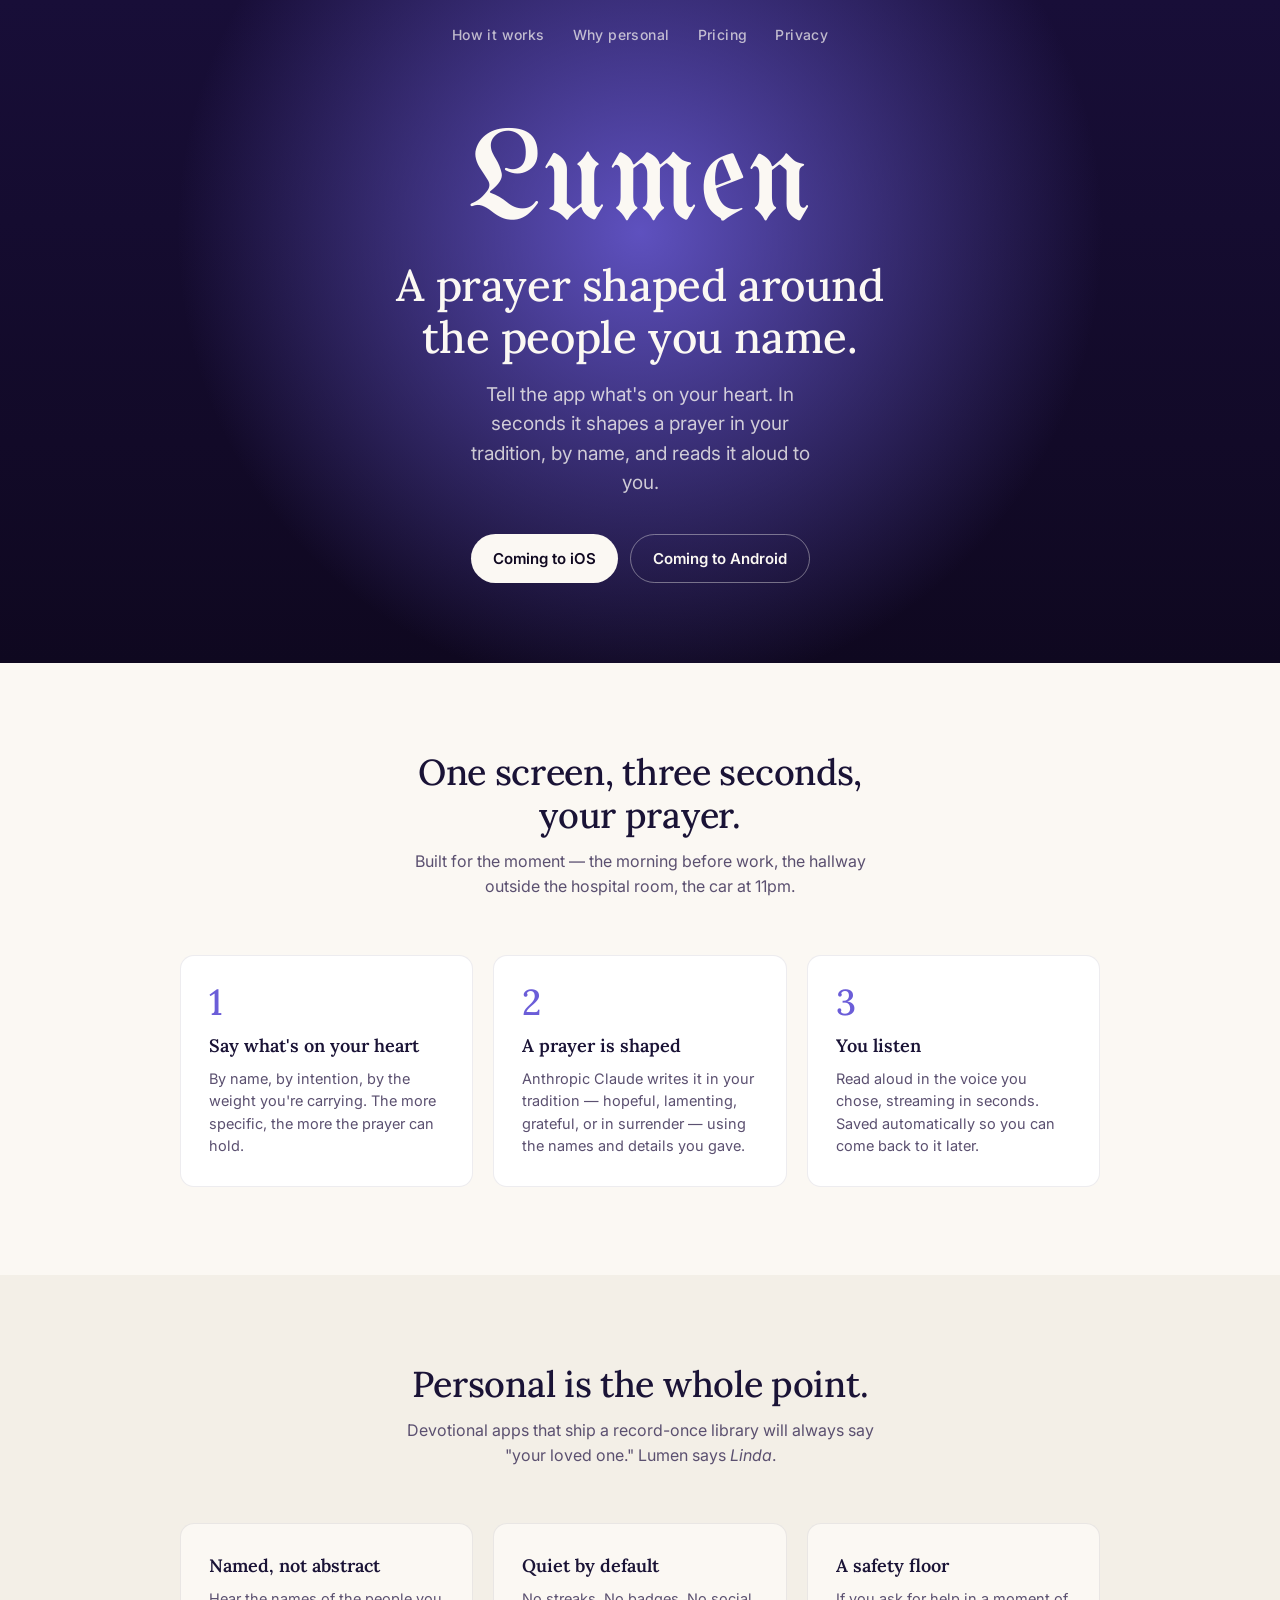
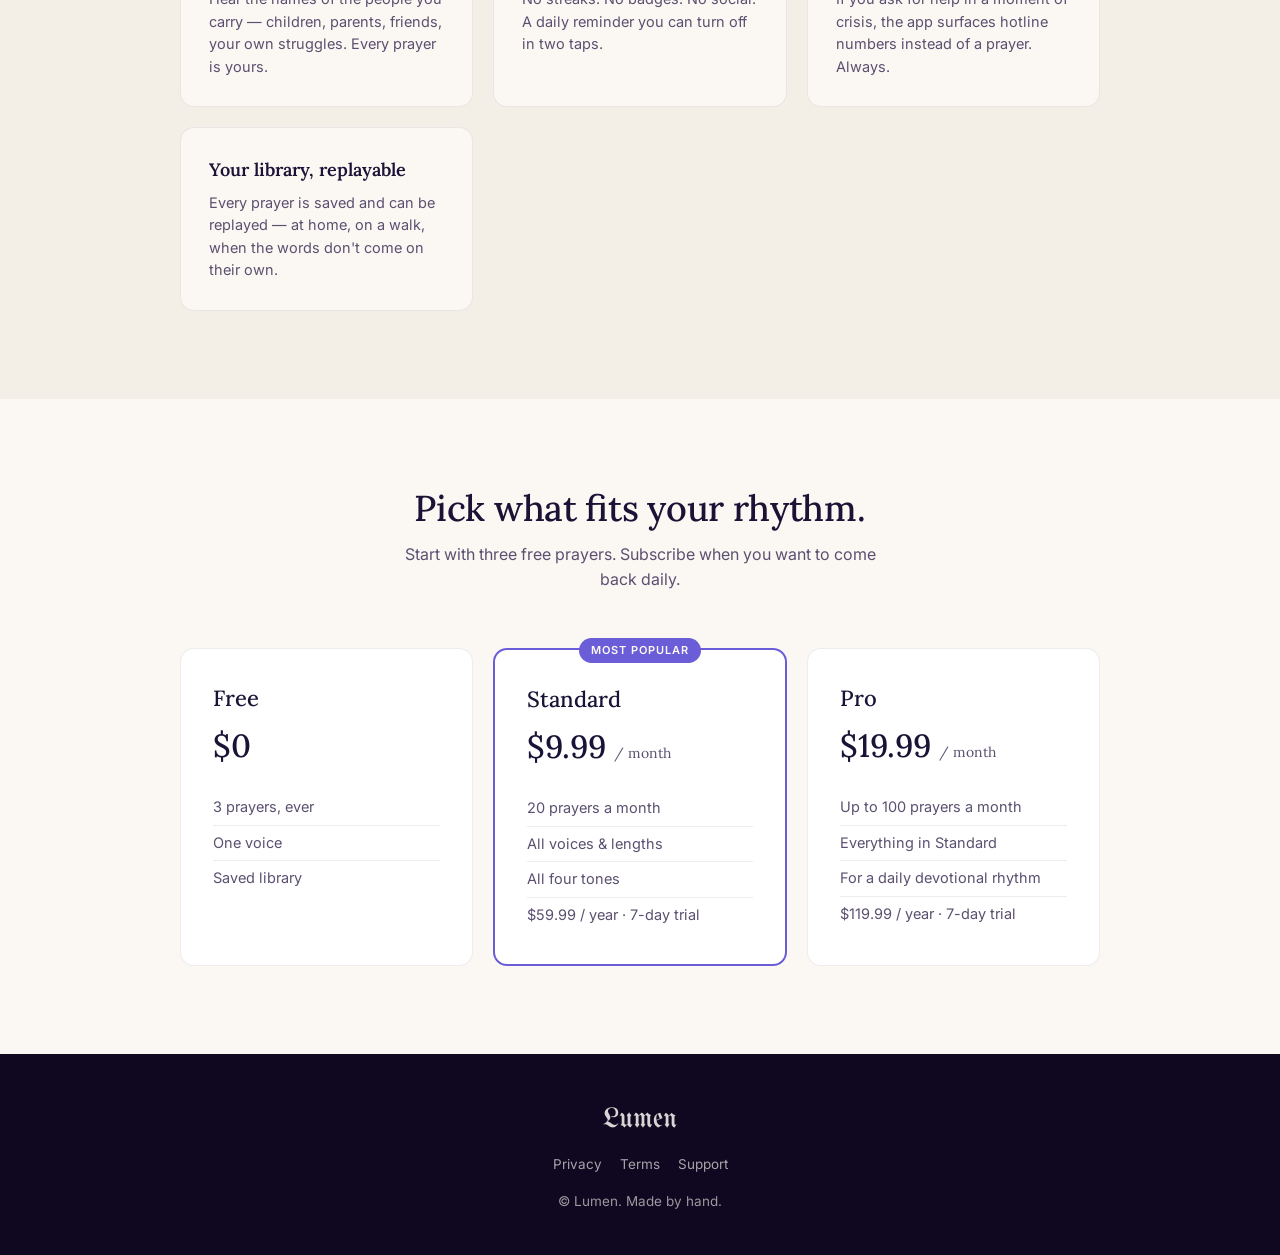
<file: index.html>
<!doctype html>
<html lang="en">
<head>
<meta charset="utf-8">
<meta name="viewport" content="width=device-width, initial-scale=1">
<title>Lumen — a personalised AI prayer companion</title>
<meta name="description" content="A Catholic devotional companion that shapes a prayer around the people and intentions you name — by voice, in seconds.">
<meta name="theme-color" content="#0F0820">
<link rel="icon" href="assets/favicon.svg" type="image/svg+xml">
<link rel="stylesheet" href="https://fonts.googleapis.com/css2?family=Inter:wght@400;500;600&family=Lora:ital,wght@0,400;0,500;0,600;1,400&family=UnifrakturMaguntia&display=swap">
<link rel="stylesheet" href="assets/style.css">

<meta property="og:title" content="Lumen — a personalised AI prayer companion">
<meta property="og:description" content="Prayers shaped around the people and intentions you name. Listen in seconds.">
<meta property="og:image" content="assets/og.png">
<meta property="og:type" content="website">

<meta name="twitter:card" content="summary_large_image">
<meta name="twitter:title" content="Lumen — a personalised AI prayer companion">
<meta name="twitter:description" content="Prayers shaped around the people and intentions you name. Listen in seconds.">
<meta name="twitter:image" content="assets/og.png">
</head>
<body>

<header class="hero">
  <nav>
    <a href="#how">How it works</a>
    <a href="#why">Why personal</a>
    <a href="#pricing">Pricing</a>
    <a href="privacy.html">Privacy</a>
  </nav>

  <div class="wordmark">Lumen</div>
  <h1>A prayer shaped around the people you name.</h1>
  <p class="lead">Tell the app what's on your heart. In seconds it shapes a prayer in your tradition, by name, and reads it aloud to you.</p>
  <div class="cta-row">
    <a href="#" class="cta">Coming to iOS</a>
    <a href="#" class="cta outline">Coming to Android</a>
  </div>
</header>

<main>

<section id="how">
  <h2>One screen, three seconds, your prayer.</h2>
  <p class="sub">Built for the moment — the morning before work, the hallway outside the hospital room, the car at 11pm.</p>
  <div class="steps">
    <article class="step">
      <div class="num">1</div>
      <h3>Say what's on your heart</h3>
      <p>By name, by intention, by the weight you're carrying. The more specific, the more the prayer can hold.</p>
    </article>
    <article class="step">
      <div class="num">2</div>
      <h3>A prayer is shaped</h3>
      <p>Anthropic Claude writes it in your tradition — hopeful, lamenting, grateful, or in surrender — using the names and details you gave.</p>
    </article>
    <article class="step">
      <div class="num">3</div>
      <h3>You listen</h3>
      <p>Read aloud in the voice you chose, streaming in seconds. Saved automatically so you can come back to it later.</p>
    </article>
  </div>
</section>

<section id="why" class="why">
  <h2>Personal is the whole point.</h2>
  <p class="sub">Devotional apps that ship a record-once library will always say "your loved one." Lumen says <em>Linda</em>.</p>
  <div class="why-grid">
    <article class="why-card">
      <h3>Named, not abstract</h3>
      <p>Hear the names of the people you carry — children, parents, friends, your own struggles. Every prayer is yours.</p>
    </article>
    <article class="why-card">
      <h3>Quiet by default</h3>
      <p>No streaks. No badges. No social. A daily reminder you can turn off in two taps.</p>
    </article>
    <article class="why-card">
      <h3>A safety floor</h3>
      <p>If you ask for help in a moment of crisis, the app surfaces hotline numbers instead of a prayer. Always.</p>
    </article>
    <article class="why-card">
      <h3>Your library, replayable</h3>
      <p>Every prayer is saved and can be replayed — at home, on a walk, when the words don't come on their own.</p>
    </article>
  </div>
</section>

<section id="pricing">
  <h2>Pick what fits your rhythm.</h2>
  <p class="sub">Start with three free prayers. Subscribe when you want to come back daily.</p>
  <div class="pricing-grid">
    <article class="tier">
      <h3>Free</h3>
      <div class="price">$0</div>
      <ul>
        <li>3 prayers, ever</li>
        <li>One voice</li>
        <li>Saved library</li>
      </ul>
    </article>
    <article class="tier featured">
      <h3>Standard</h3>
      <div class="price">$9.99 <small>/ month</small></div>
      <ul>
        <li>20 prayers a month</li>
        <li>All voices &amp; lengths</li>
        <li>All four tones</li>
        <li>$59.99 / year &middot; 7-day trial</li>
      </ul>
    </article>
    <article class="tier">
      <h3>Pro</h3>
      <div class="price">$19.99 <small>/ month</small></div>
      <ul>
        <li>Up to 100 prayers a month</li>
        <li>Everything in Standard</li>
        <li>For a daily devotional rhythm</li>
        <li>$119.99 / year &middot; 7-day trial</li>
      </ul>
    </article>
  </div>
</section>

</main>

<footer>
  <span class="word-mini">Lumen</span>
  <nav>
    <a href="privacy.html">Privacy</a>
    <a href="terms.html">Terms</a>
    <a href="support.html">Support</a>
  </nav>
  <div>© Lumen. Made by hand.</div>
</footer>

</body>
</html>
</file>
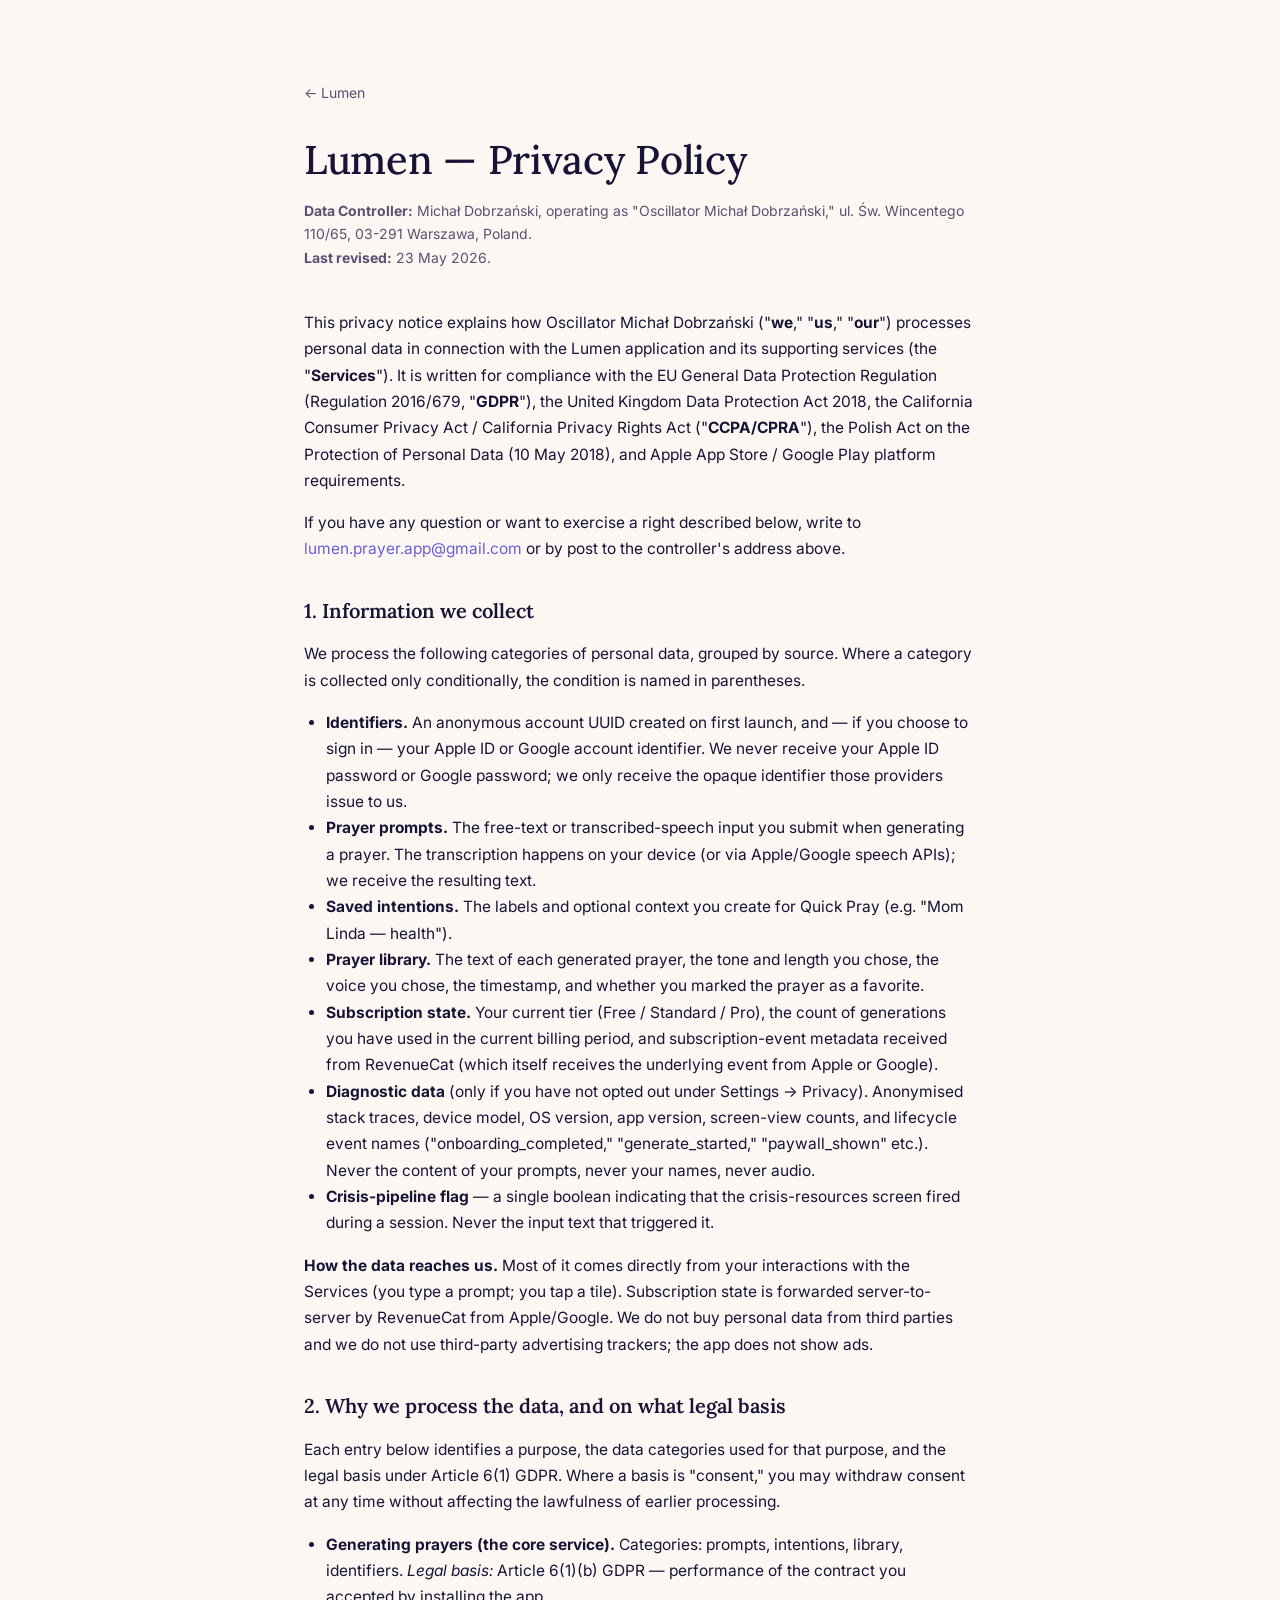
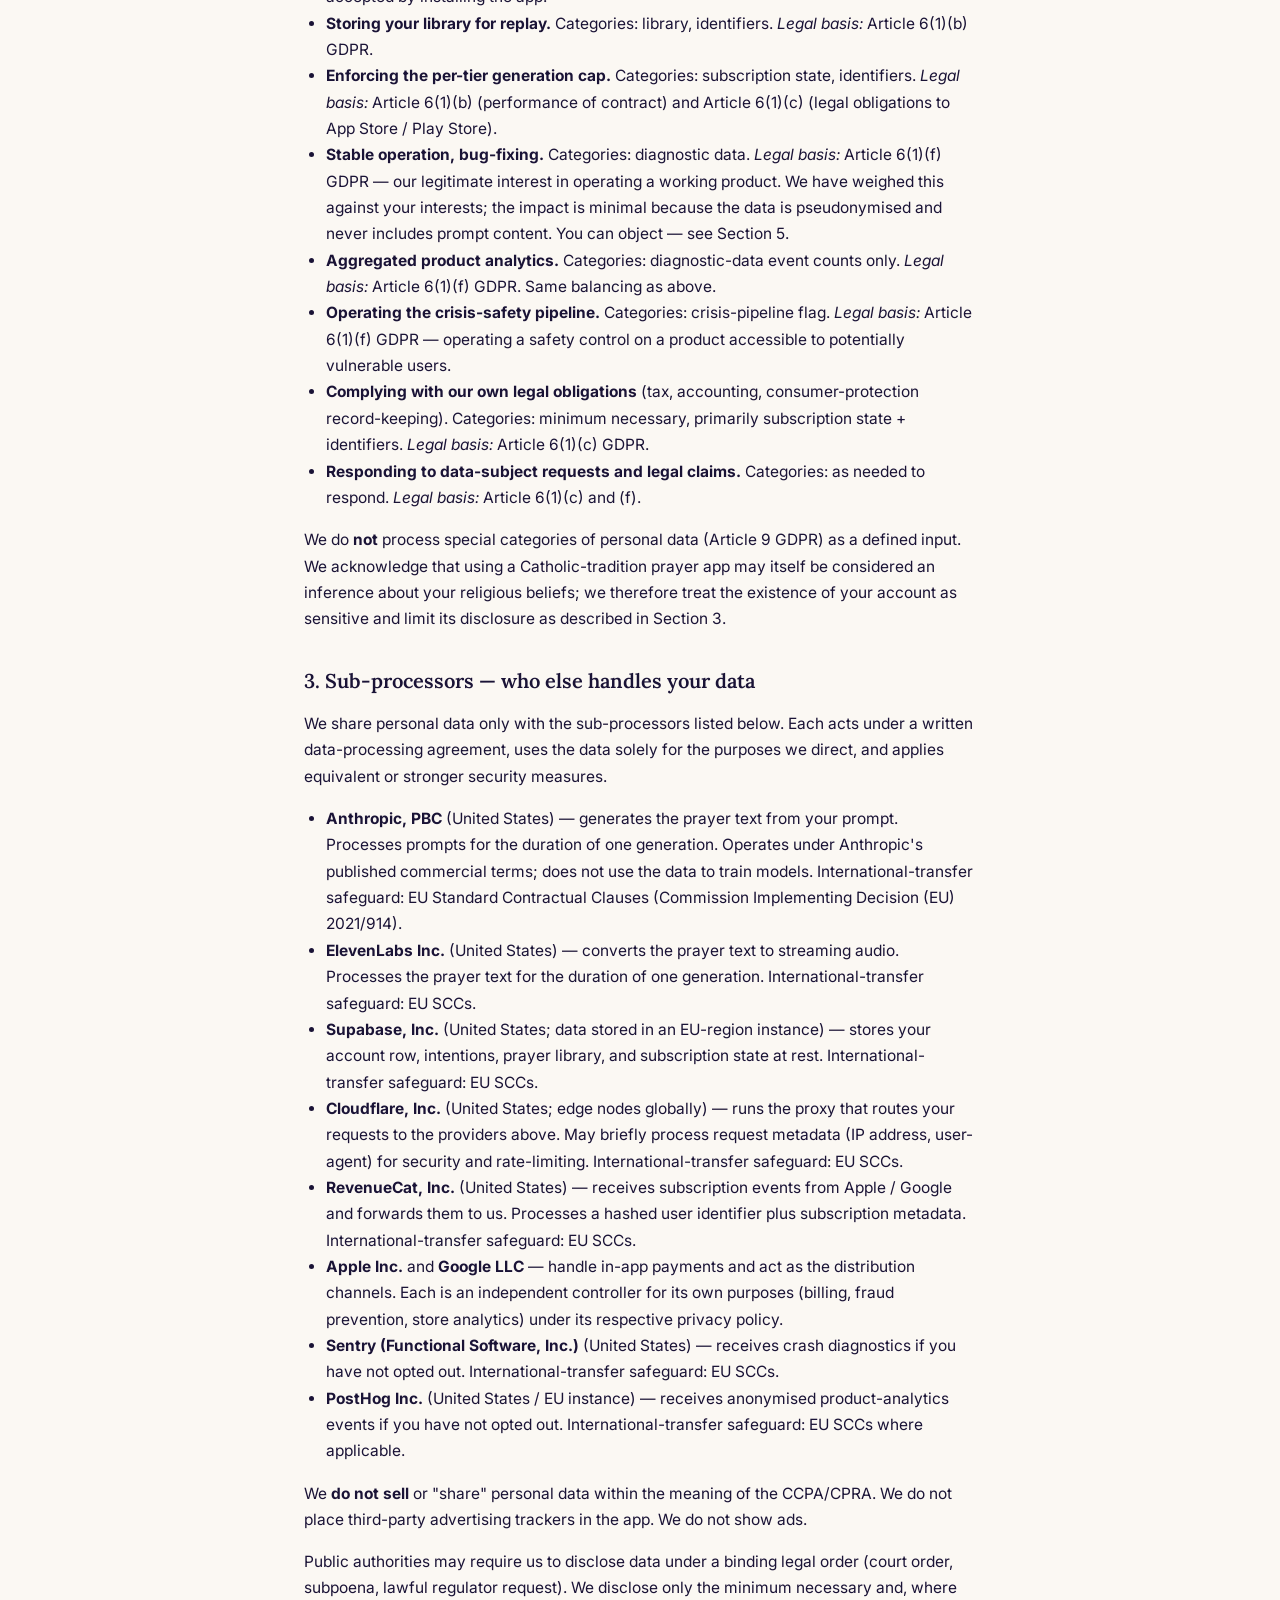
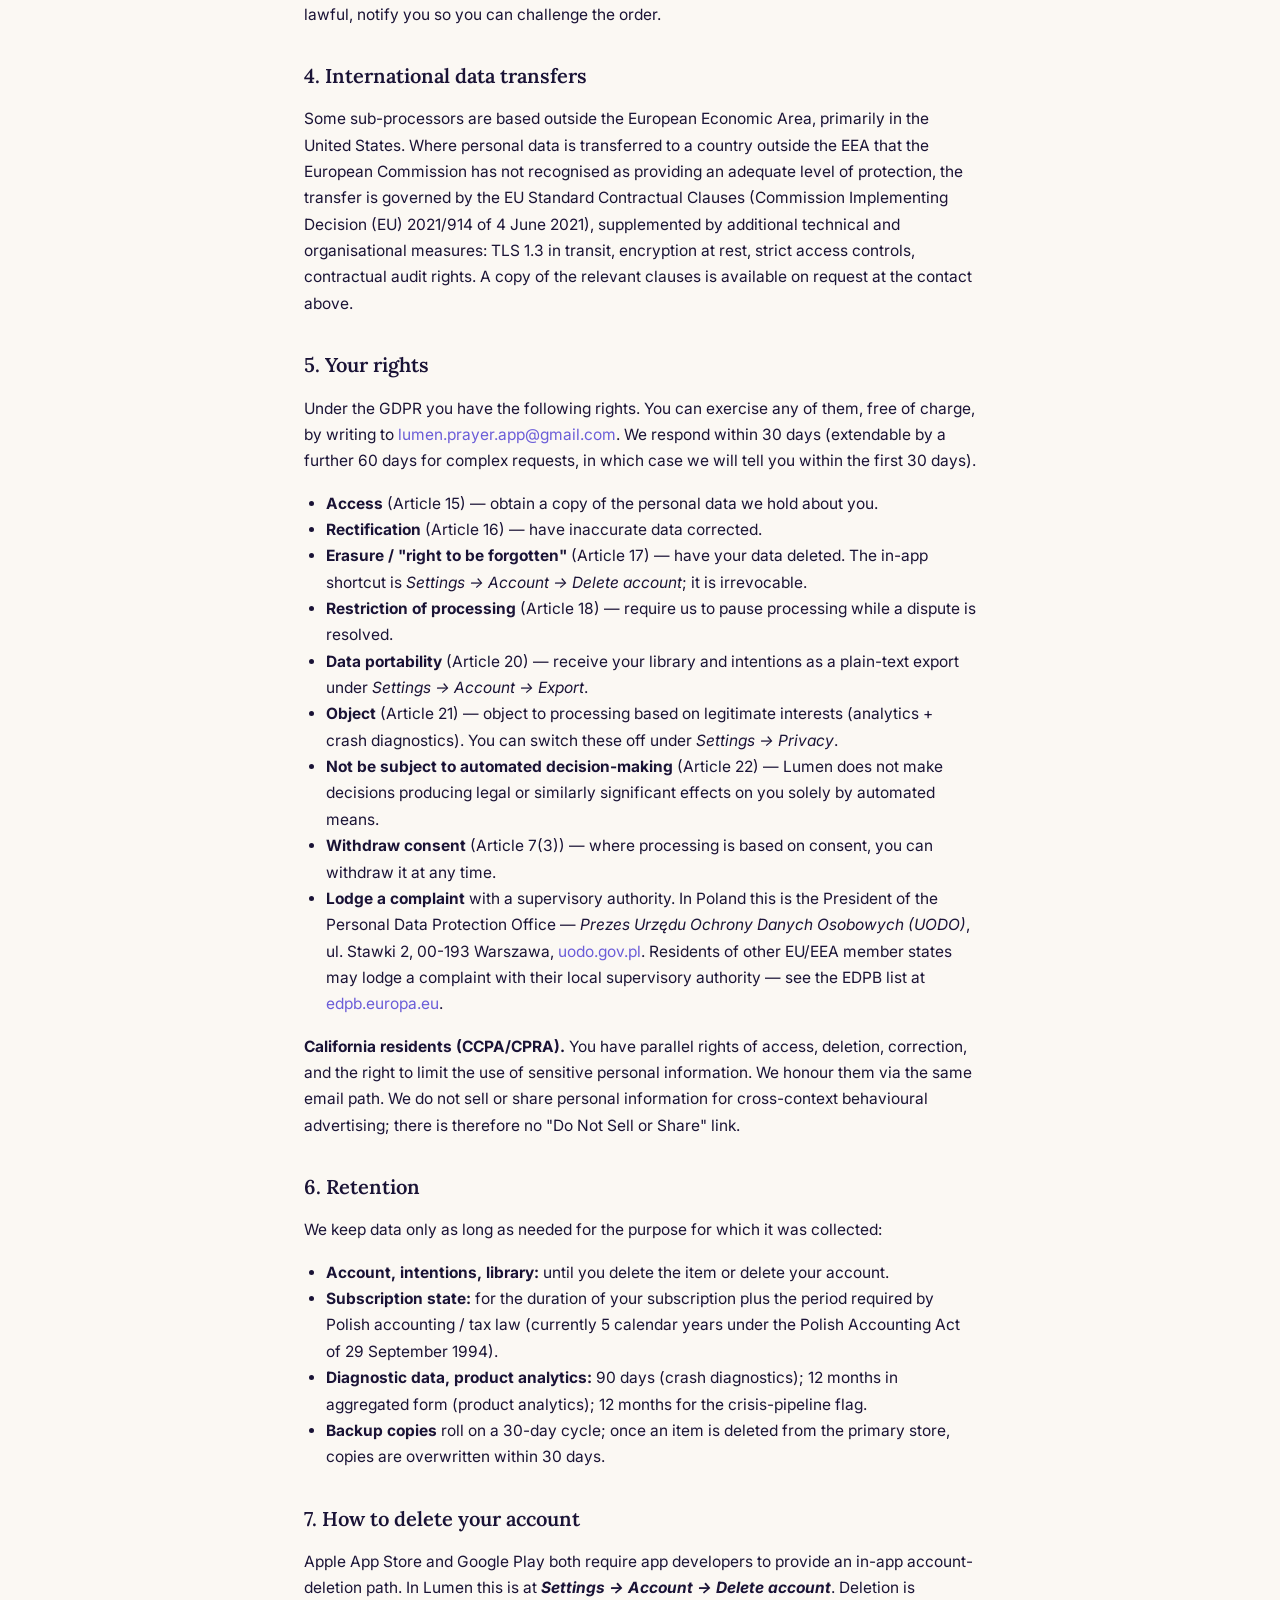
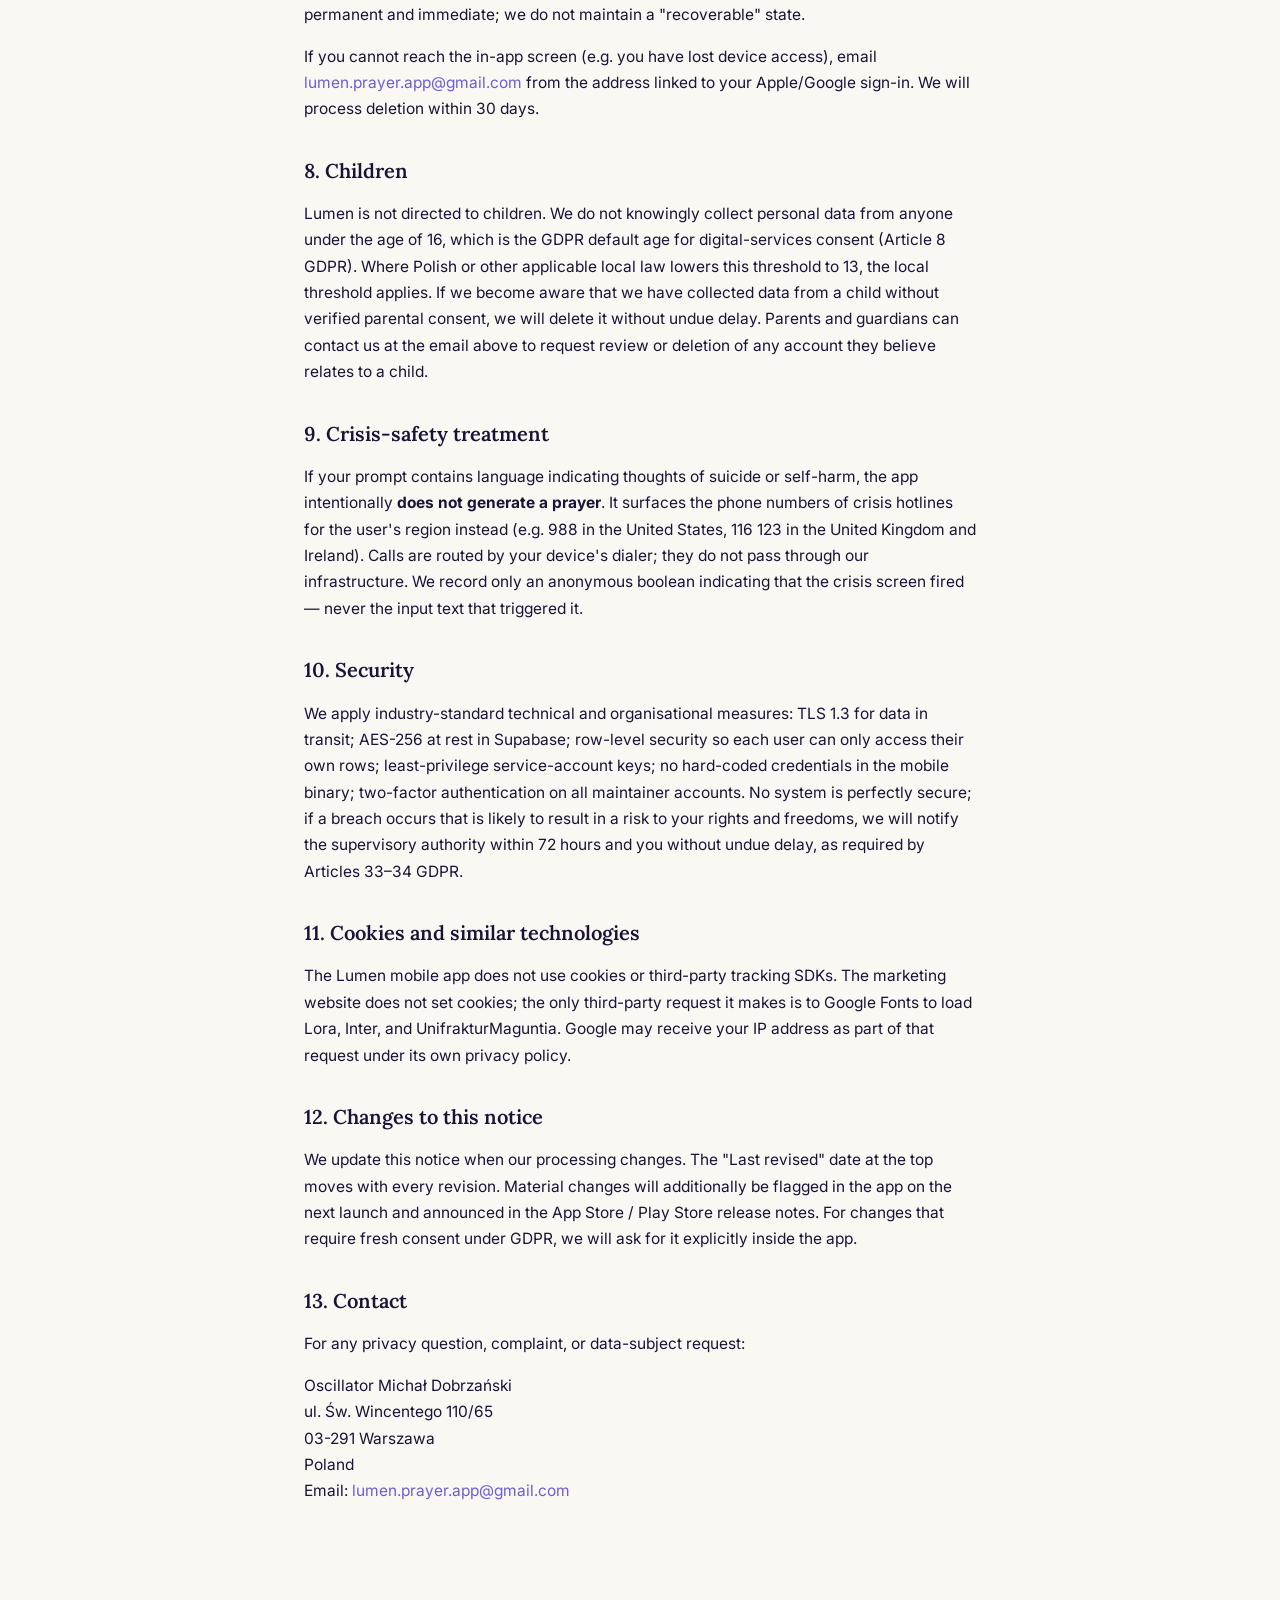
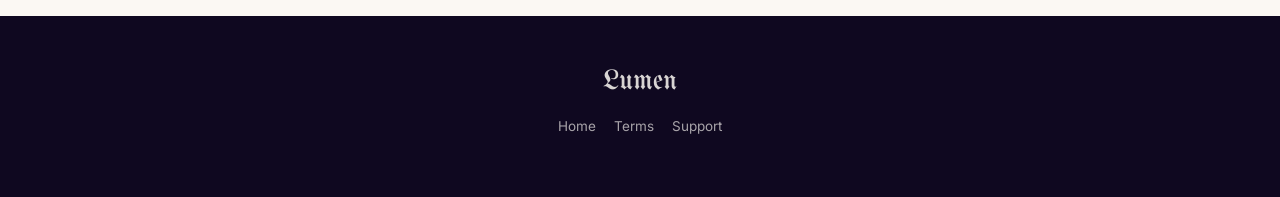
<file: privacy.html>
<!doctype html>
<html lang="en">
<head>
<meta charset="utf-8">
<meta name="viewport" content="width=device-width, initial-scale=1">
<title>Privacy Policy — Lumen</title>
<meta name="description" content="Lumen privacy notice — controller, processors, legal bases, your rights, account deletion, crisis-safety treatment.">
<meta name="theme-color" content="#0F0820">
<link rel="icon" href="assets/favicon.svg" type="image/svg+xml">
<link rel="stylesheet" href="https://fonts.googleapis.com/css2?family=Inter:wght@400;500;600&family=Lora:wght@400;500;600&family=UnifrakturMaguntia&display=swap">
<link rel="stylesheet" href="assets/style.css">
</head>
<body>

<article class="longform">
  <a href="./" class="back">← Lumen</a>
  <h1>Lumen — Privacy Policy</h1>
  <p class="updated"><strong>Data Controller:</strong> Michał Dobrzański, operating as "Oscillator Michał Dobrzański," ul. Św. Wincentego 110/65, 03-291 Warszawa, Poland.<br>
  <strong>Last revised:</strong> 23 May 2026.</p>

  <p>This privacy notice explains how Oscillator Michał Dobrzański ("<strong>we</strong>," "<strong>us</strong>," "<strong>our</strong>") processes personal data in connection with the Lumen application and its supporting services (the "<strong>Services</strong>"). It is written for compliance with the EU General Data Protection Regulation (Regulation 2016/679, "<strong>GDPR</strong>"), the United Kingdom Data Protection Act 2018, the California Consumer Privacy Act / California Privacy Rights Act ("<strong>CCPA/CPRA</strong>"), the Polish Act on the Protection of Personal Data (10 May 2018), and Apple App Store / Google Play platform requirements.</p>

  <p>If you have any question or want to exercise a right described below, write to <a href="mailto:lumen.prayer.app@gmail.com">lumen.prayer.app@gmail.com</a> or by post to the controller's address above.</p>

  <h2>1. Information we collect</h2>
  <p>We process the following categories of personal data, grouped by source. Where a category is collected only conditionally, the condition is named in parentheses.</p>
  <ul>
    <li><strong>Identifiers.</strong> An anonymous account UUID created on first launch, and — if you choose to sign in — your Apple ID or Google account identifier. We never receive your Apple ID password or Google password; we only receive the opaque identifier those providers issue to us.</li>
    <li><strong>Prayer prompts.</strong> The free-text or transcribed-speech input you submit when generating a prayer. The transcription happens on your device (or via Apple/Google speech APIs); we receive the resulting text.</li>
    <li><strong>Saved intentions.</strong> The labels and optional context you create for Quick Pray (e.g. "Mom Linda — health").</li>
    <li><strong>Prayer library.</strong> The text of each generated prayer, the tone and length you chose, the voice you chose, the timestamp, and whether you marked the prayer as a favorite.</li>
    <li><strong>Subscription state.</strong> Your current tier (Free / Standard / Pro), the count of generations you have used in the current billing period, and subscription-event metadata received from RevenueCat (which itself receives the underlying event from Apple or Google).</li>
    <li><strong>Diagnostic data</strong> (only if you have not opted out under Settings → Privacy). Anonymised stack traces, device model, OS version, app version, screen-view counts, and lifecycle event names ("onboarding_completed," "generate_started," "paywall_shown" etc.). Never the content of your prompts, never your names, never audio.</li>
    <li><strong>Crisis-pipeline flag</strong> — a single boolean indicating that the crisis-resources screen fired during a session. Never the input text that triggered it.</li>
  </ul>

  <p><strong>How the data reaches us.</strong> Most of it comes directly from your interactions with the Services (you type a prompt; you tap a tile). Subscription state is forwarded server-to-server by RevenueCat from Apple/Google. We do not buy personal data from third parties and we do not use third-party advertising trackers; the app does not show ads.</p>

  <h2>2. Why we process the data, and on what legal basis</h2>
  <p>Each entry below identifies a purpose, the data categories used for that purpose, and the legal basis under Article 6(1) GDPR. Where a basis is "consent," you may withdraw consent at any time without affecting the lawfulness of earlier processing.</p>
  <ul>
    <li><strong>Generating prayers (the core service).</strong> Categories: prompts, intentions, library, identifiers. <em>Legal basis:</em> Article 6(1)(b) GDPR — performance of the contract you accepted by installing the app.</li>
    <li><strong>Storing your library for replay.</strong> Categories: library, identifiers. <em>Legal basis:</em> Article 6(1)(b) GDPR.</li>
    <li><strong>Enforcing the per-tier generation cap.</strong> Categories: subscription state, identifiers. <em>Legal basis:</em> Article 6(1)(b) (performance of contract) and Article 6(1)(c) (legal obligations to App Store / Play Store).</li>
    <li><strong>Stable operation, bug-fixing.</strong> Categories: diagnostic data. <em>Legal basis:</em> Article 6(1)(f) GDPR — our legitimate interest in operating a working product. We have weighed this against your interests; the impact is minimal because the data is pseudonymised and never includes prompt content. You can object — see Section 5.</li>
    <li><strong>Aggregated product analytics.</strong> Categories: diagnostic-data event counts only. <em>Legal basis:</em> Article 6(1)(f) GDPR. Same balancing as above.</li>
    <li><strong>Operating the crisis-safety pipeline.</strong> Categories: crisis-pipeline flag. <em>Legal basis:</em> Article 6(1)(f) GDPR — operating a safety control on a product accessible to potentially vulnerable users.</li>
    <li><strong>Complying with our own legal obligations</strong> (tax, accounting, consumer-protection record-keeping). Categories: minimum necessary, primarily subscription state + identifiers. <em>Legal basis:</em> Article 6(1)(c) GDPR.</li>
    <li><strong>Responding to data-subject requests and legal claims.</strong> Categories: as needed to respond. <em>Legal basis:</em> Article 6(1)(c) and (f).</li>
  </ul>

  <p>We do <strong>not</strong> process special categories of personal data (Article 9 GDPR) as a defined input. We acknowledge that using a Catholic-tradition prayer app may itself be considered an inference about your religious beliefs; we therefore treat the existence of your account as sensitive and limit its disclosure as described in Section 3.</p>

  <h2>3. Sub-processors — who else handles your data</h2>
  <p>We share personal data only with the sub-processors listed below. Each acts under a written data-processing agreement, uses the data solely for the purposes we direct, and applies equivalent or stronger security measures.</p>
  <ul>
    <li><strong>Anthropic, PBC</strong> (United States) — generates the prayer text from your prompt. Processes prompts for the duration of one generation. Operates under Anthropic's published commercial terms; does not use the data to train models. International-transfer safeguard: EU Standard Contractual Clauses (Commission Implementing Decision (EU) 2021/914).</li>
    <li><strong>ElevenLabs Inc.</strong> (United States) — converts the prayer text to streaming audio. Processes the prayer text for the duration of one generation. International-transfer safeguard: EU SCCs.</li>
    <li><strong>Supabase, Inc.</strong> (United States; data stored in an EU-region instance) — stores your account row, intentions, prayer library, and subscription state at rest. International-transfer safeguard: EU SCCs.</li>
    <li><strong>Cloudflare, Inc.</strong> (United States; edge nodes globally) — runs the proxy that routes your requests to the providers above. May briefly process request metadata (IP address, user-agent) for security and rate-limiting. International-transfer safeguard: EU SCCs.</li>
    <li><strong>RevenueCat, Inc.</strong> (United States) — receives subscription events from Apple / Google and forwards them to us. Processes a hashed user identifier plus subscription metadata. International-transfer safeguard: EU SCCs.</li>
    <li><strong>Apple Inc.</strong> and <strong>Google LLC</strong> — handle in-app payments and act as the distribution channels. Each is an independent controller for its own purposes (billing, fraud prevention, store analytics) under its respective privacy policy.</li>
    <li><strong>Sentry (Functional Software, Inc.)</strong> (United States) — receives crash diagnostics if you have not opted out. International-transfer safeguard: EU SCCs.</li>
    <li><strong>PostHog Inc.</strong> (United States / EU instance) — receives anonymised product-analytics events if you have not opted out. International-transfer safeguard: EU SCCs where applicable.</li>
  </ul>

  <p>We <strong>do not sell</strong> or "share" personal data within the meaning of the CCPA/CPRA. We do not place third-party advertising trackers in the app. We do not show ads.</p>

  <p>Public authorities may require us to disclose data under a binding legal order (court order, subpoena, lawful regulator request). We disclose only the minimum necessary and, where lawful, notify you so you can challenge the order.</p>

  <h2>4. International data transfers</h2>
  <p>Some sub-processors are based outside the European Economic Area, primarily in the United States. Where personal data is transferred to a country outside the EEA that the European Commission has not recognised as providing an adequate level of protection, the transfer is governed by the EU Standard Contractual Clauses (Commission Implementing Decision (EU) 2021/914 of 4 June 2021), supplemented by additional technical and organisational measures: TLS 1.3 in transit, encryption at rest, strict access controls, contractual audit rights. A copy of the relevant clauses is available on request at the contact above.</p>

  <h2>5. Your rights</h2>
  <p>Under the GDPR you have the following rights. You can exercise any of them, free of charge, by writing to <a href="mailto:lumen.prayer.app@gmail.com">lumen.prayer.app@gmail.com</a>. We respond within 30 days (extendable by a further 60 days for complex requests, in which case we will tell you within the first 30 days).</p>
  <ul>
    <li><strong>Access</strong> (Article 15) — obtain a copy of the personal data we hold about you.</li>
    <li><strong>Rectification</strong> (Article 16) — have inaccurate data corrected.</li>
    <li><strong>Erasure / "right to be forgotten"</strong> (Article 17) — have your data deleted. The in-app shortcut is <em>Settings → Account → Delete account</em>; it is irrevocable.</li>
    <li><strong>Restriction of processing</strong> (Article 18) — require us to pause processing while a dispute is resolved.</li>
    <li><strong>Data portability</strong> (Article 20) — receive your library and intentions as a plain-text export under <em>Settings → Account → Export</em>.</li>
    <li><strong>Object</strong> (Article 21) — object to processing based on legitimate interests (analytics + crash diagnostics). You can switch these off under <em>Settings → Privacy</em>.</li>
    <li><strong>Not be subject to automated decision-making</strong> (Article 22) — Lumen does not make decisions producing legal or similarly significant effects on you solely by automated means.</li>
    <li><strong>Withdraw consent</strong> (Article 7(3)) — where processing is based on consent, you can withdraw it at any time.</li>
    <li><strong>Lodge a complaint</strong> with a supervisory authority. In Poland this is the President of the Personal Data Protection Office — <em>Prezes Urzędu Ochrony Danych Osobowych (UODO)</em>, ul. Stawki 2, 00-193 Warszawa, <a href="https://uodo.gov.pl" target="_blank" rel="noopener">uodo.gov.pl</a>. Residents of other EU/EEA member states may lodge a complaint with their local supervisory authority — see the EDPB list at <a href="https://edpb.europa.eu/about-edpb/about-edpb/members_en" target="_blank" rel="noopener">edpb.europa.eu</a>.</li>
  </ul>

  <p><strong>California residents (CCPA/CPRA).</strong> You have parallel rights of access, deletion, correction, and the right to limit the use of sensitive personal information. We honour them via the same email path. We do not sell or share personal information for cross-context behavioural advertising; there is therefore no "Do Not Sell or Share" link.</p>

  <h2>6. Retention</h2>
  <p>We keep data only as long as needed for the purpose for which it was collected:</p>
  <ul>
    <li><strong>Account, intentions, library:</strong> until you delete the item or delete your account.</li>
    <li><strong>Subscription state:</strong> for the duration of your subscription plus the period required by Polish accounting / tax law (currently 5 calendar years under the Polish Accounting Act of 29 September 1994).</li>
    <li><strong>Diagnostic data, product analytics:</strong> 90 days (crash diagnostics); 12 months in aggregated form (product analytics); 12 months for the crisis-pipeline flag.</li>
    <li><strong>Backup copies</strong> roll on a 30-day cycle; once an item is deleted from the primary store, copies are overwritten within 30 days.</li>
  </ul>

  <h2>7. How to delete your account</h2>
  <p>Apple App Store and Google Play both require app developers to provide an in-app account-deletion path. In Lumen this is at <strong><em>Settings → Account → Delete account</em></strong>. Deletion is permanent and immediate; we do not maintain a "recoverable" state.</p>

  <p>If you cannot reach the in-app screen (e.g. you have lost device access), email <a href="mailto:lumen.prayer.app@gmail.com">lumen.prayer.app@gmail.com</a> from the address linked to your Apple/Google sign-in. We will process deletion within 30 days.</p>

  <h2>8. Children</h2>
  <p>Lumen is not directed to children. We do not knowingly collect personal data from anyone under the age of 16, which is the GDPR default age for digital-services consent (Article 8 GDPR). Where Polish or other applicable local law lowers this threshold to 13, the local threshold applies. If we become aware that we have collected data from a child without verified parental consent, we will delete it without undue delay. Parents and guardians can contact us at the email above to request review or deletion of any account they believe relates to a child.</p>

  <h2>9. Crisis-safety treatment</h2>
  <p>If your prompt contains language indicating thoughts of suicide or self-harm, the app intentionally <strong>does not generate a prayer</strong>. It surfaces the phone numbers of crisis hotlines for the user's region instead (e.g. 988 in the United States, 116 123 in the United Kingdom and Ireland). Calls are routed by your device's dialer; they do not pass through our infrastructure. We record only an anonymous boolean indicating that the crisis screen fired — never the input text that triggered it.</p>

  <h2>10. Security</h2>
  <p>We apply industry-standard technical and organisational measures: TLS 1.3 for data in transit; AES-256 at rest in Supabase; row-level security so each user can only access their own rows; least-privilege service-account keys; no hard-coded credentials in the mobile binary; two-factor authentication on all maintainer accounts. No system is perfectly secure; if a breach occurs that is likely to result in a risk to your rights and freedoms, we will notify the supervisory authority within 72 hours and you without undue delay, as required by Articles 33–34 GDPR.</p>

  <h2>11. Cookies and similar technologies</h2>
  <p>The Lumen mobile app does not use cookies or third-party tracking SDKs. The marketing website does not set cookies; the only third-party request it makes is to Google Fonts to load Lora, Inter, and UnifrakturMaguntia. Google may receive your IP address as part of that request under its own privacy policy.</p>

  <h2>12. Changes to this notice</h2>
  <p>We update this notice when our processing changes. The "Last revised" date at the top moves with every revision. Material changes will additionally be flagged in the app on the next launch and announced in the App Store / Play Store release notes. For changes that require fresh consent under GDPR, we will ask for it explicitly inside the app.</p>

  <h2>13. Contact</h2>
  <p>For any privacy question, complaint, or data-subject request:</p>
  <p>Oscillator Michał Dobrzański<br>
  ul. Św. Wincentego 110/65<br>
  03-291 Warszawa<br>
  Poland<br>
  Email: <a href="mailto:lumen.prayer.app@gmail.com">lumen.prayer.app@gmail.com</a></p>
</article>

<footer>
  <span class="word-mini">Lumen</span>
  <nav>
    <a href="./">Home</a>
    <a href="terms.html">Terms</a>
    <a href="support.html">Support</a>
  </nav>
</footer>

</body>
</html>
</file>
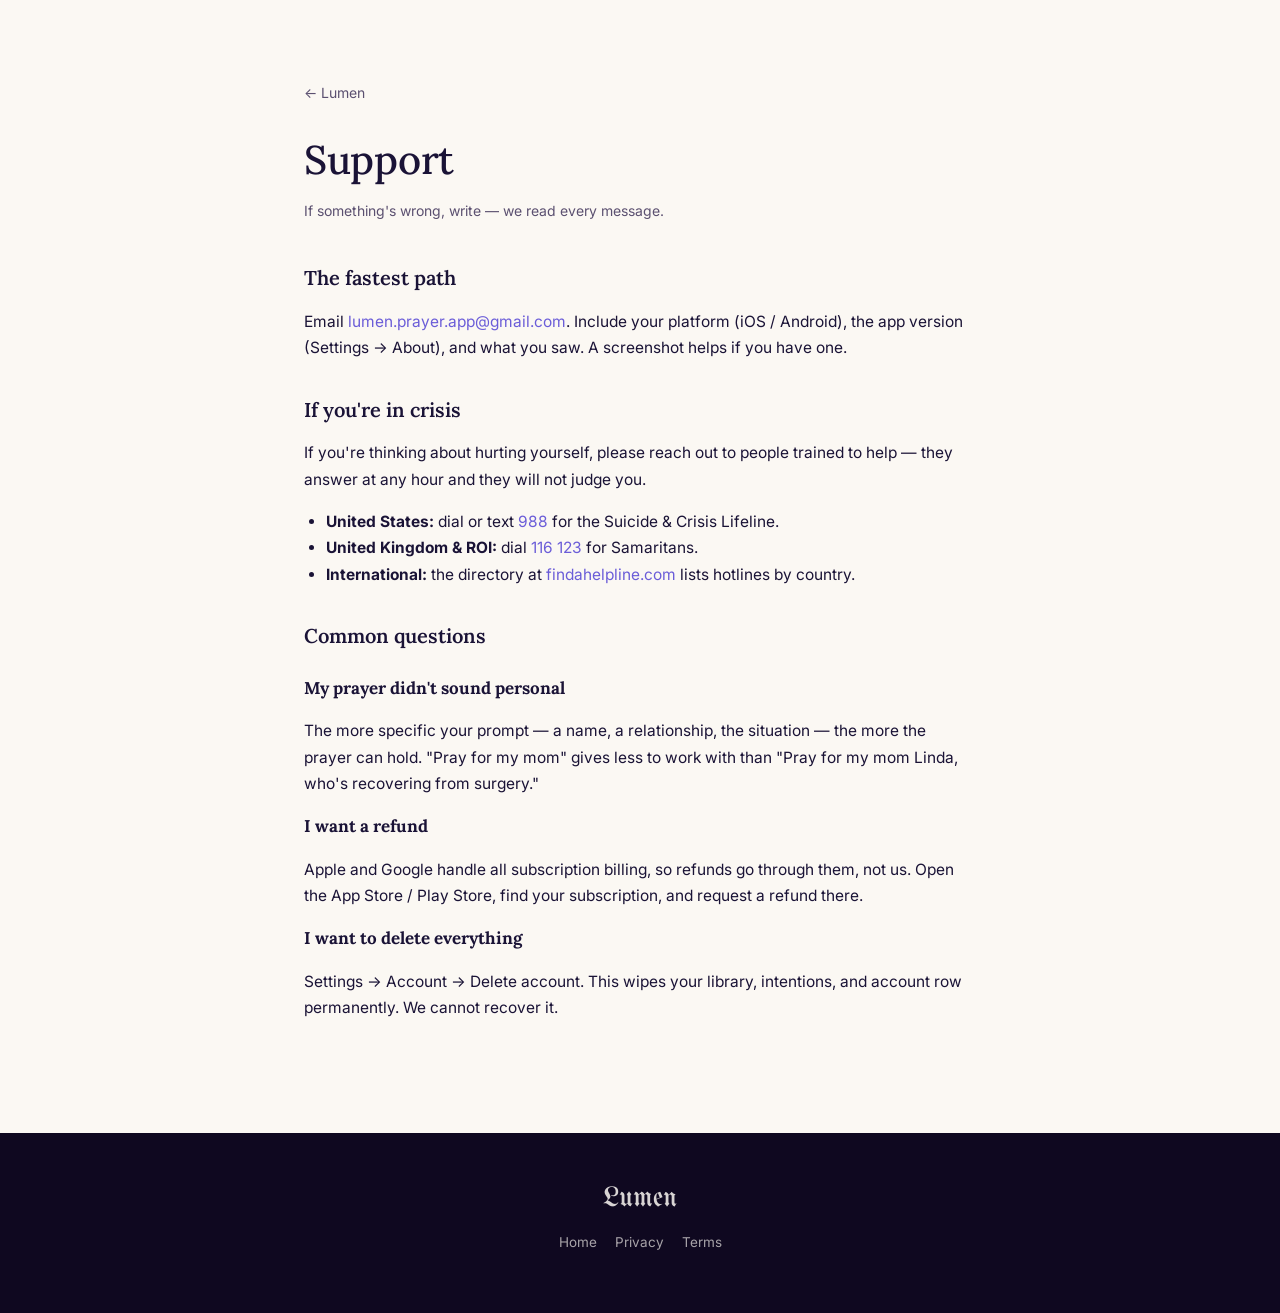
<file: support.html>
<!doctype html>
<html lang="en">
<head>
<meta charset="utf-8">
<meta name="viewport" content="width=device-width, initial-scale=1">
<title>Support — Lumen</title>
<meta name="description" content="How to get help with Lumen.">
<meta name="theme-color" content="#0F0820">
<link rel="icon" href="assets/favicon.svg" type="image/svg+xml">
<link rel="stylesheet" href="https://fonts.googleapis.com/css2?family=Inter:wght@400;500;600&family=Lora:wght@400;500;600&family=UnifrakturMaguntia&display=swap">
<link rel="stylesheet" href="assets/style.css">
</head>
<body>

<article class="longform">
  <a href="./" class="back">← Lumen</a>
  <h1>Support</h1>
  <p class="updated">If something's wrong, write — we read every message.</p>

  <h2>The fastest path</h2>
  <p>Email <a href="mailto:lumen.prayer.app@gmail.com">lumen.prayer.app@gmail.com</a>. Include your platform (iOS / Android), the app version (Settings → About), and what you saw. A screenshot helps if you have one.</p>

  <h2>If you're in crisis</h2>
  <p>If you're thinking about hurting yourself, please reach out to people trained to help — they answer at any hour and they will not judge you.</p>
  <ul>
    <li><strong>United States:</strong> dial or text <a href="tel:988">988</a> for the Suicide &amp; Crisis Lifeline.</li>
    <li><strong>United Kingdom &amp; ROI:</strong> dial <a href="tel:116123">116 123</a> for Samaritans.</li>
    <li><strong>International:</strong> the directory at <a href="https://findahelpline.com/" target="_blank" rel="noopener">findahelpline.com</a> lists hotlines by country.</li>
  </ul>

  <h2>Common questions</h2>
  <h3 style="font-family: var(--font-display); font-size: 17px; margin-top: 24px;">My prayer didn't sound personal</h3>
  <p>The more specific your prompt — a name, a relationship, the situation — the more the prayer can hold. "Pray for my mom" gives less to work with than "Pray for my mom Linda, who's recovering from surgery."</p>

  <h3 style="font-family: var(--font-display); font-size: 17px; margin-top: 16px;">I want a refund</h3>
  <p>Apple and Google handle all subscription billing, so refunds go through them, not us. Open the App Store / Play Store, find your subscription, and request a refund there.</p>

  <h3 style="font-family: var(--font-display); font-size: 17px; margin-top: 16px;">I want to delete everything</h3>
  <p>Settings → Account → Delete account. This wipes your library, intentions, and account row permanently. We cannot recover it.</p>
</article>

<footer>
  <span class="word-mini">Lumen</span>
  <nav>
    <a href="./">Home</a>
    <a href="privacy.html">Privacy</a>
    <a href="terms.html">Terms</a>
  </nav>
</footer>

</body>
</html>
</file>
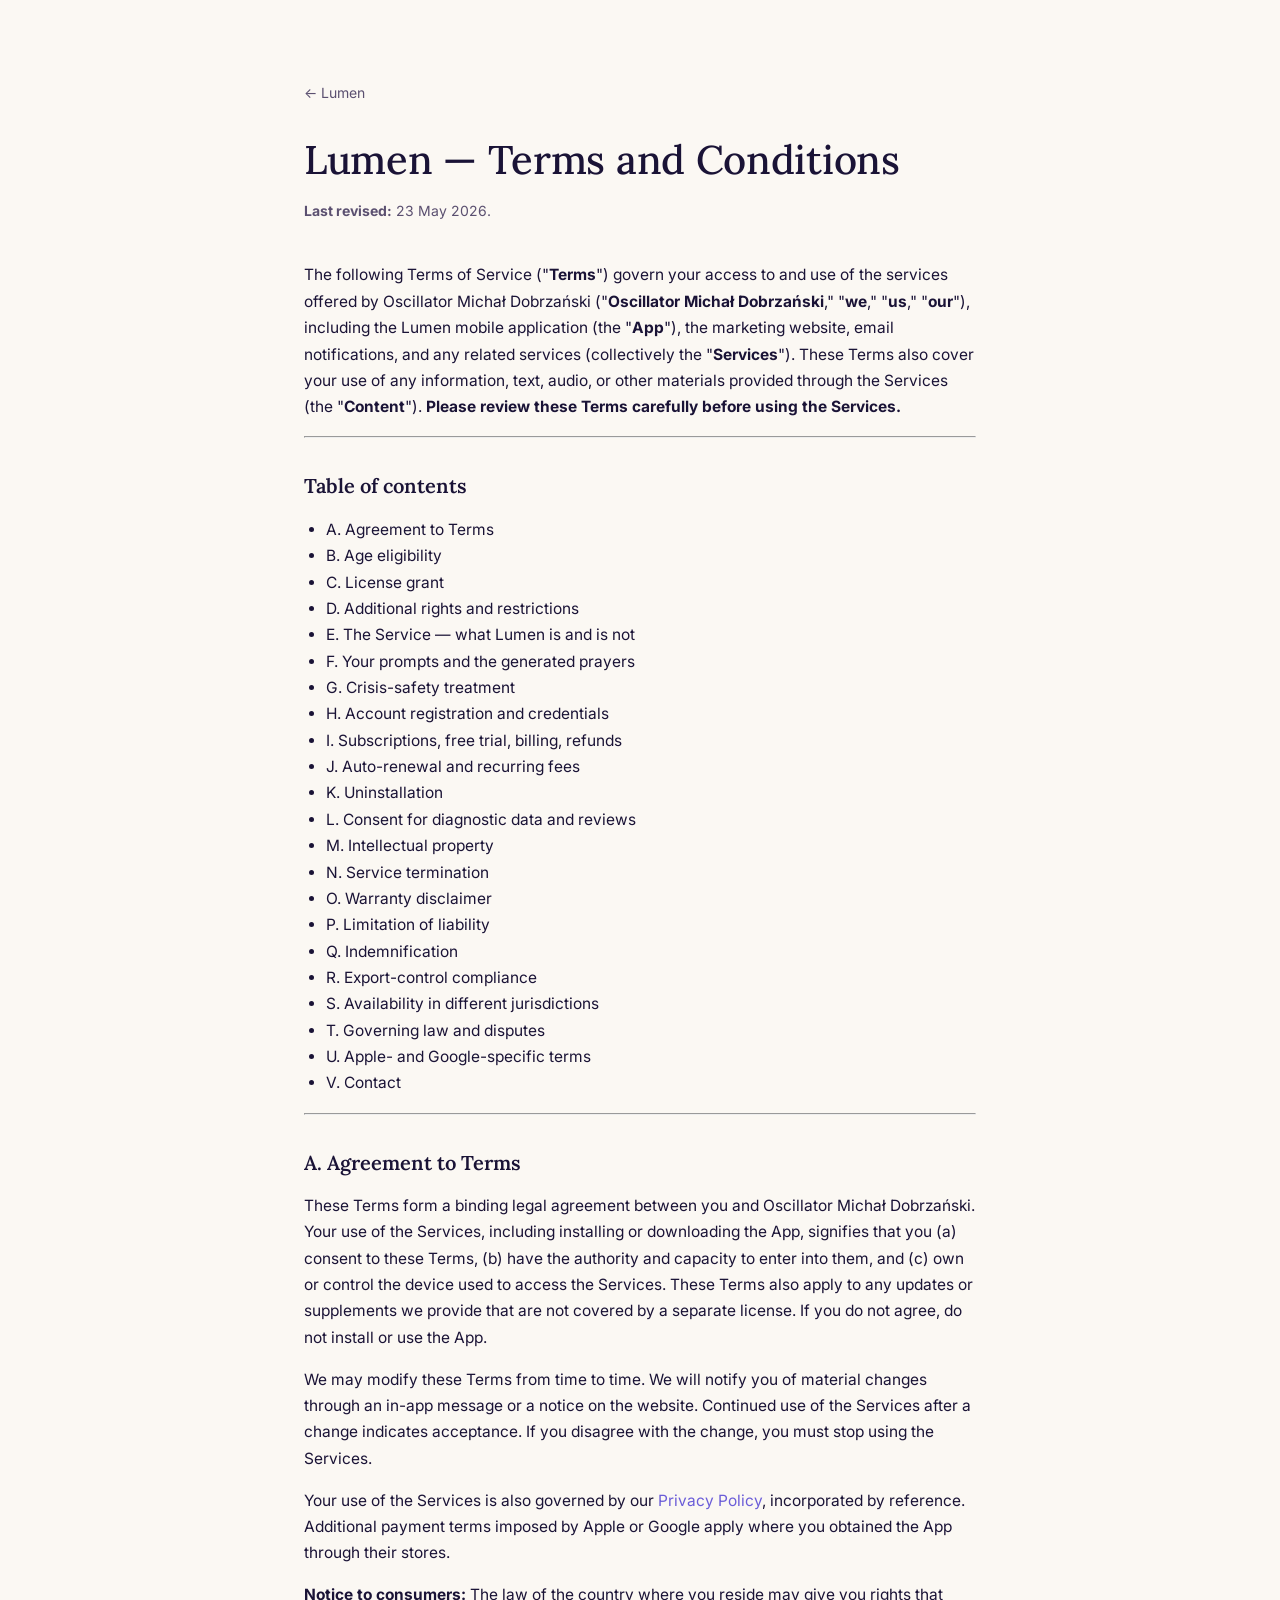
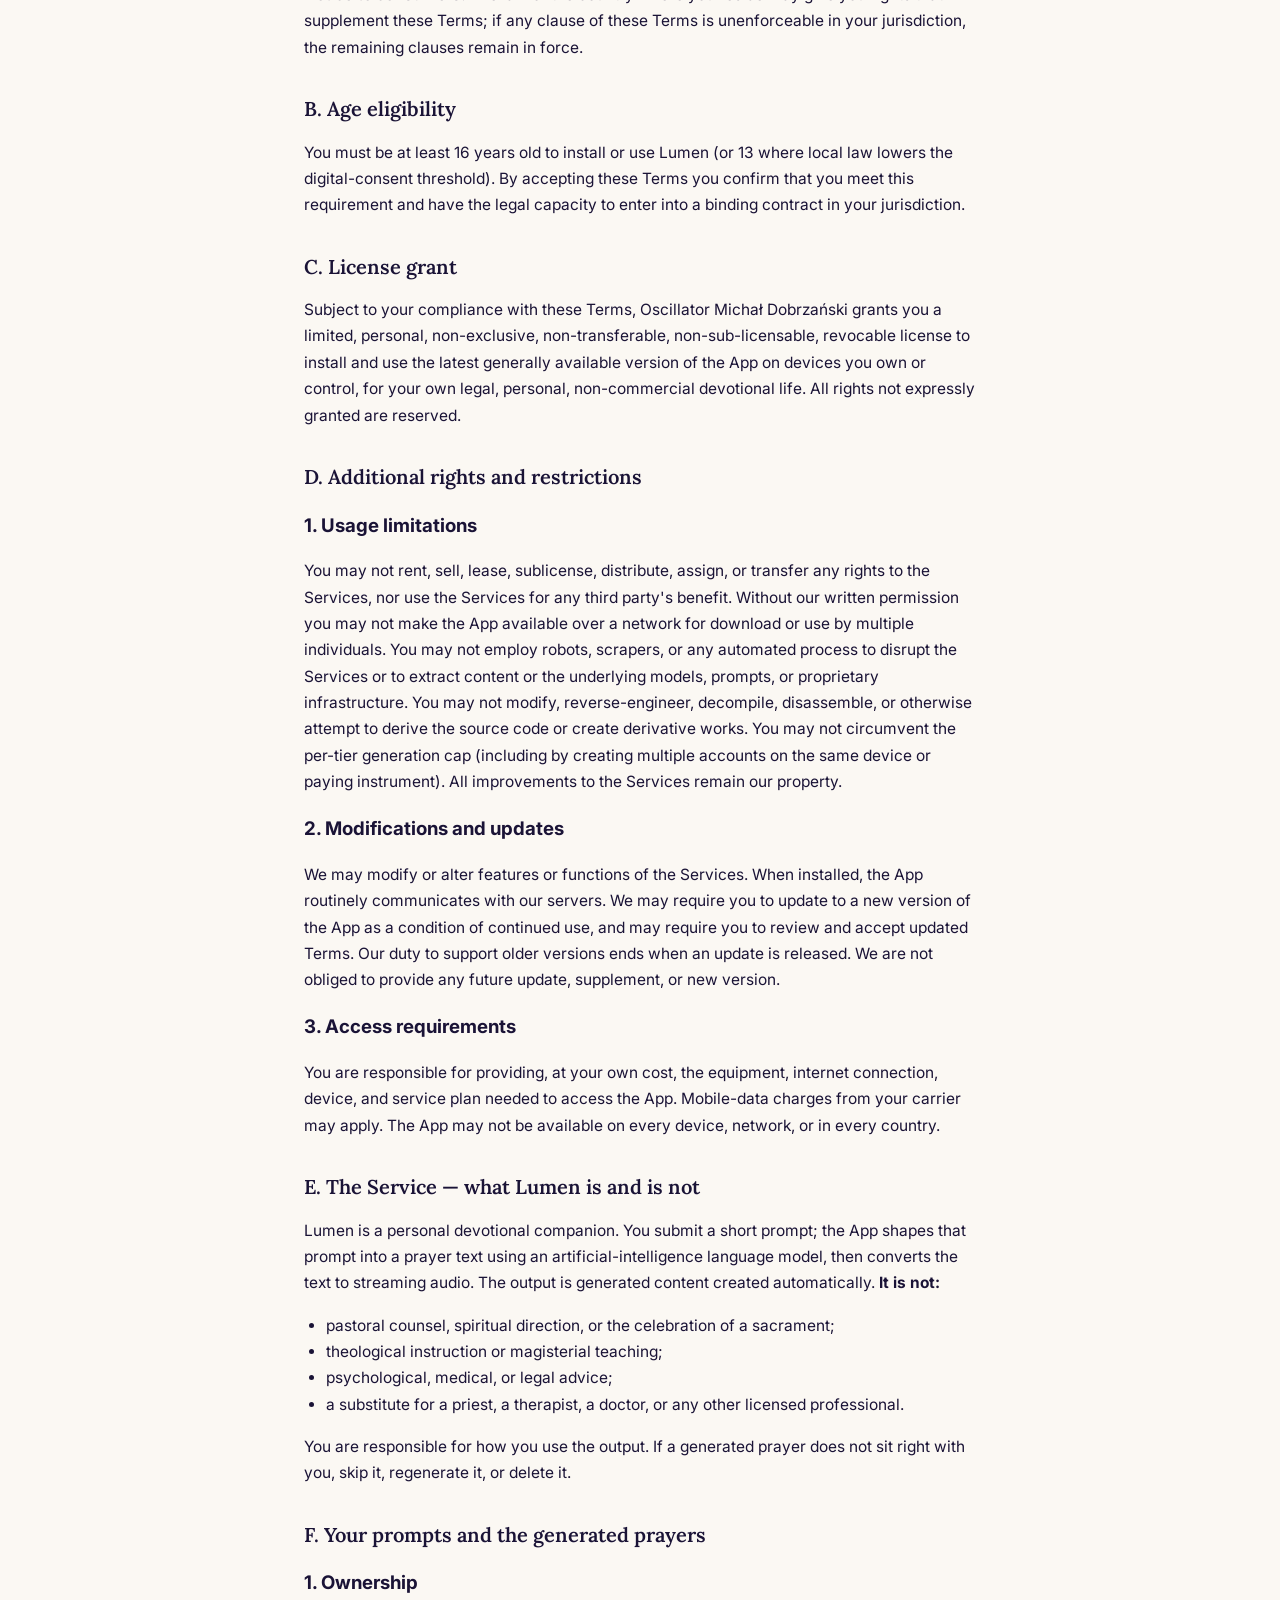
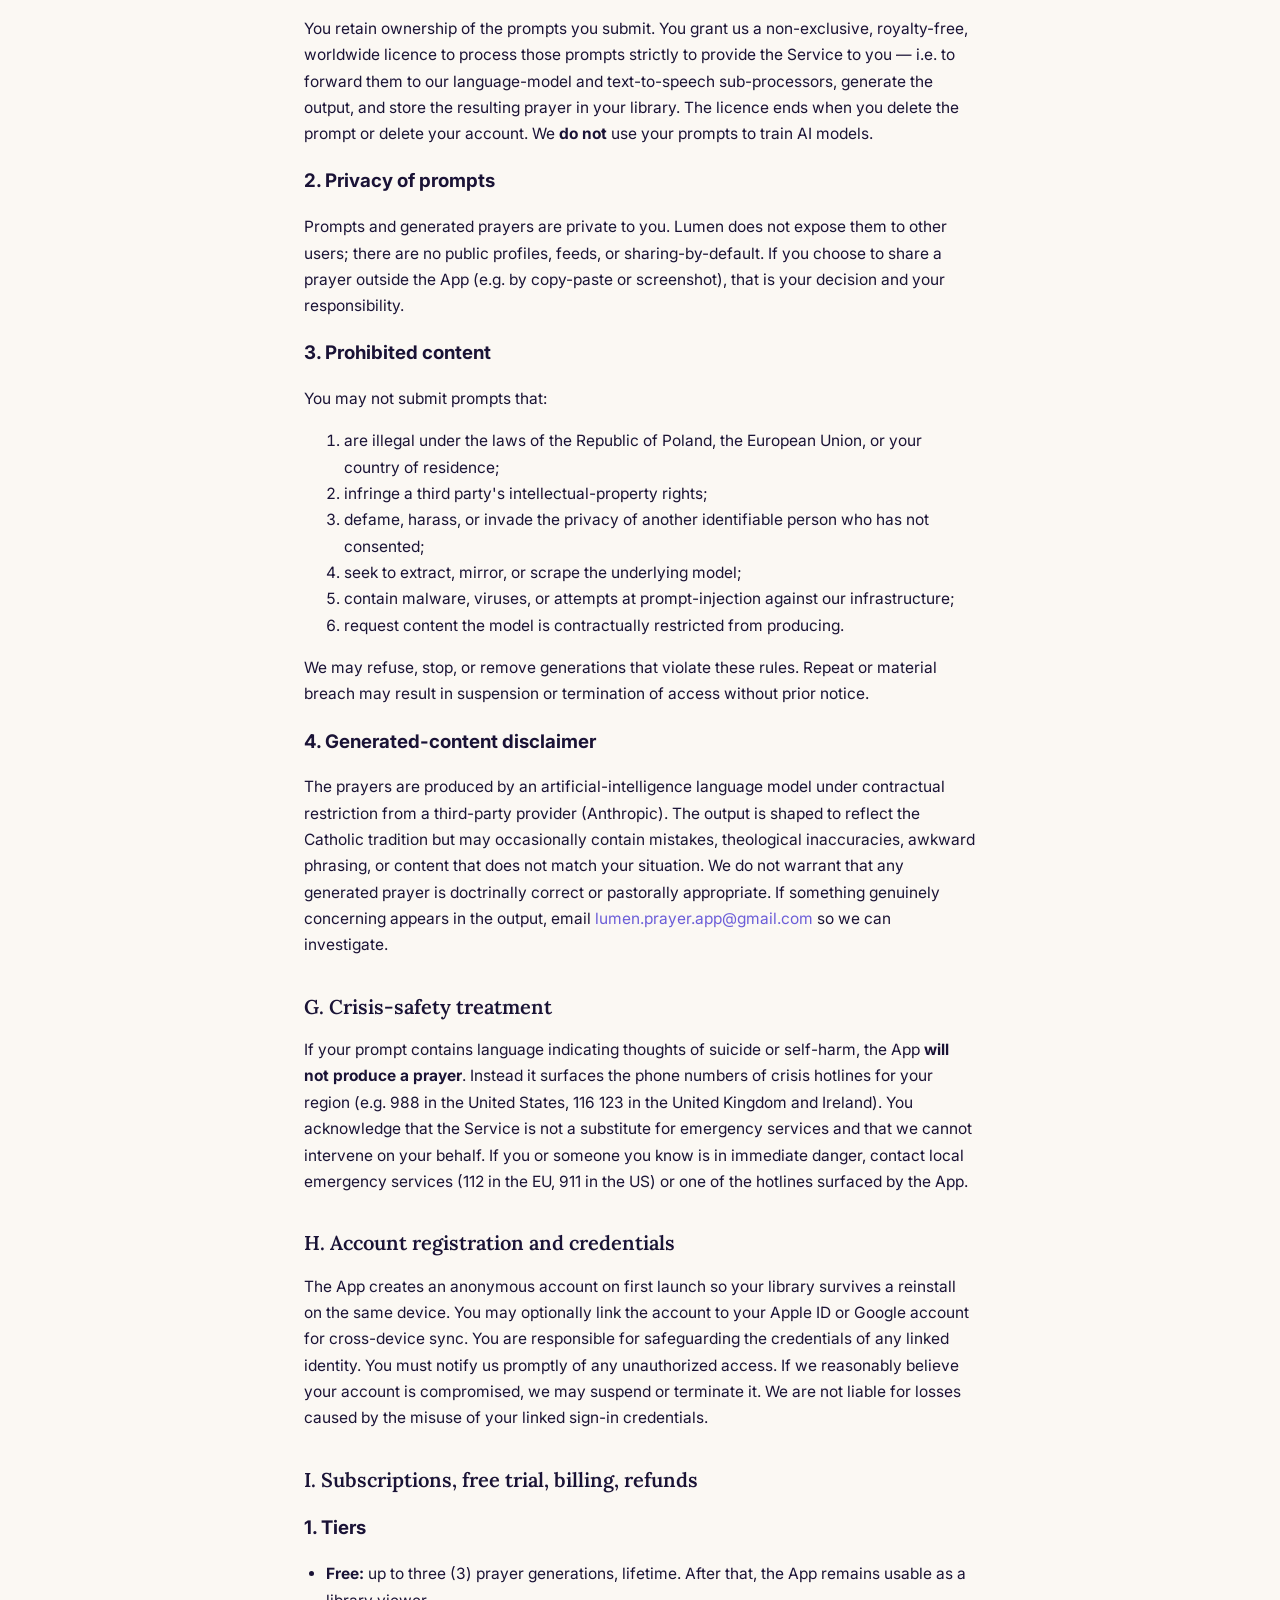
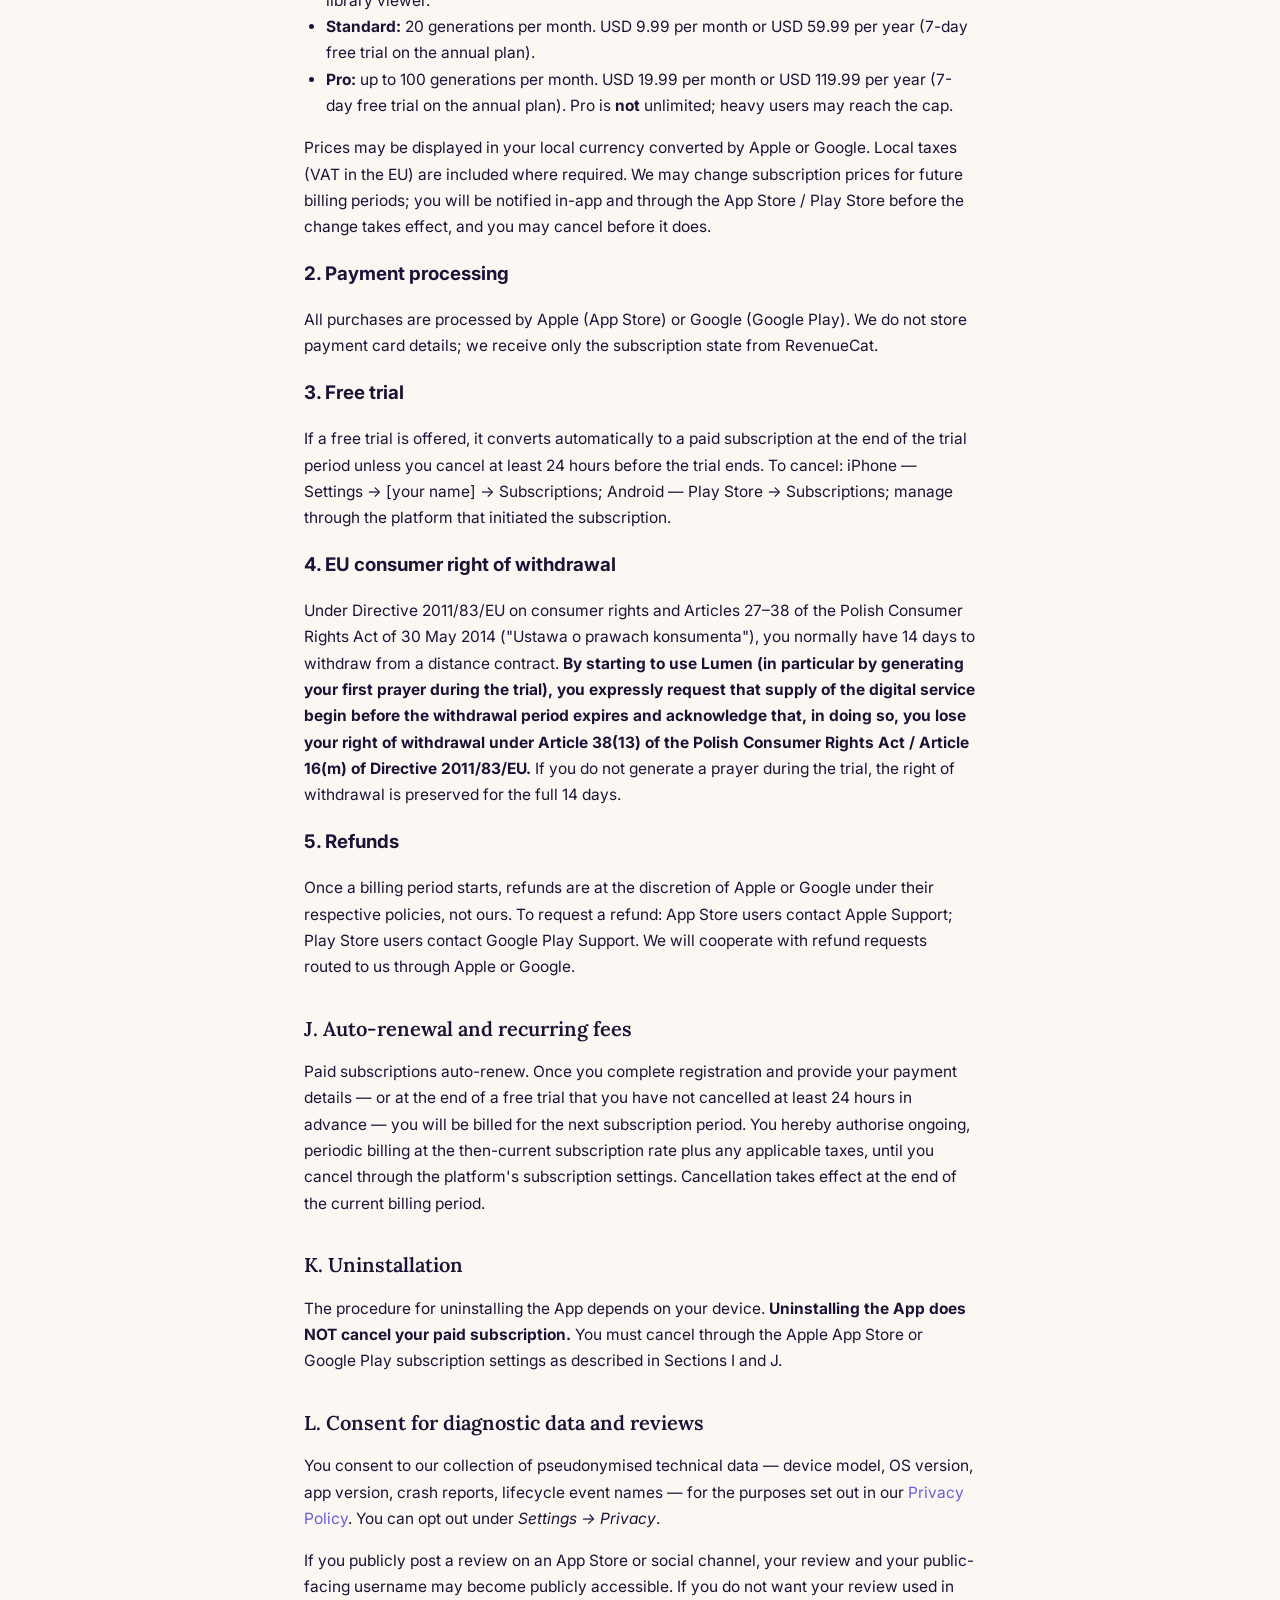
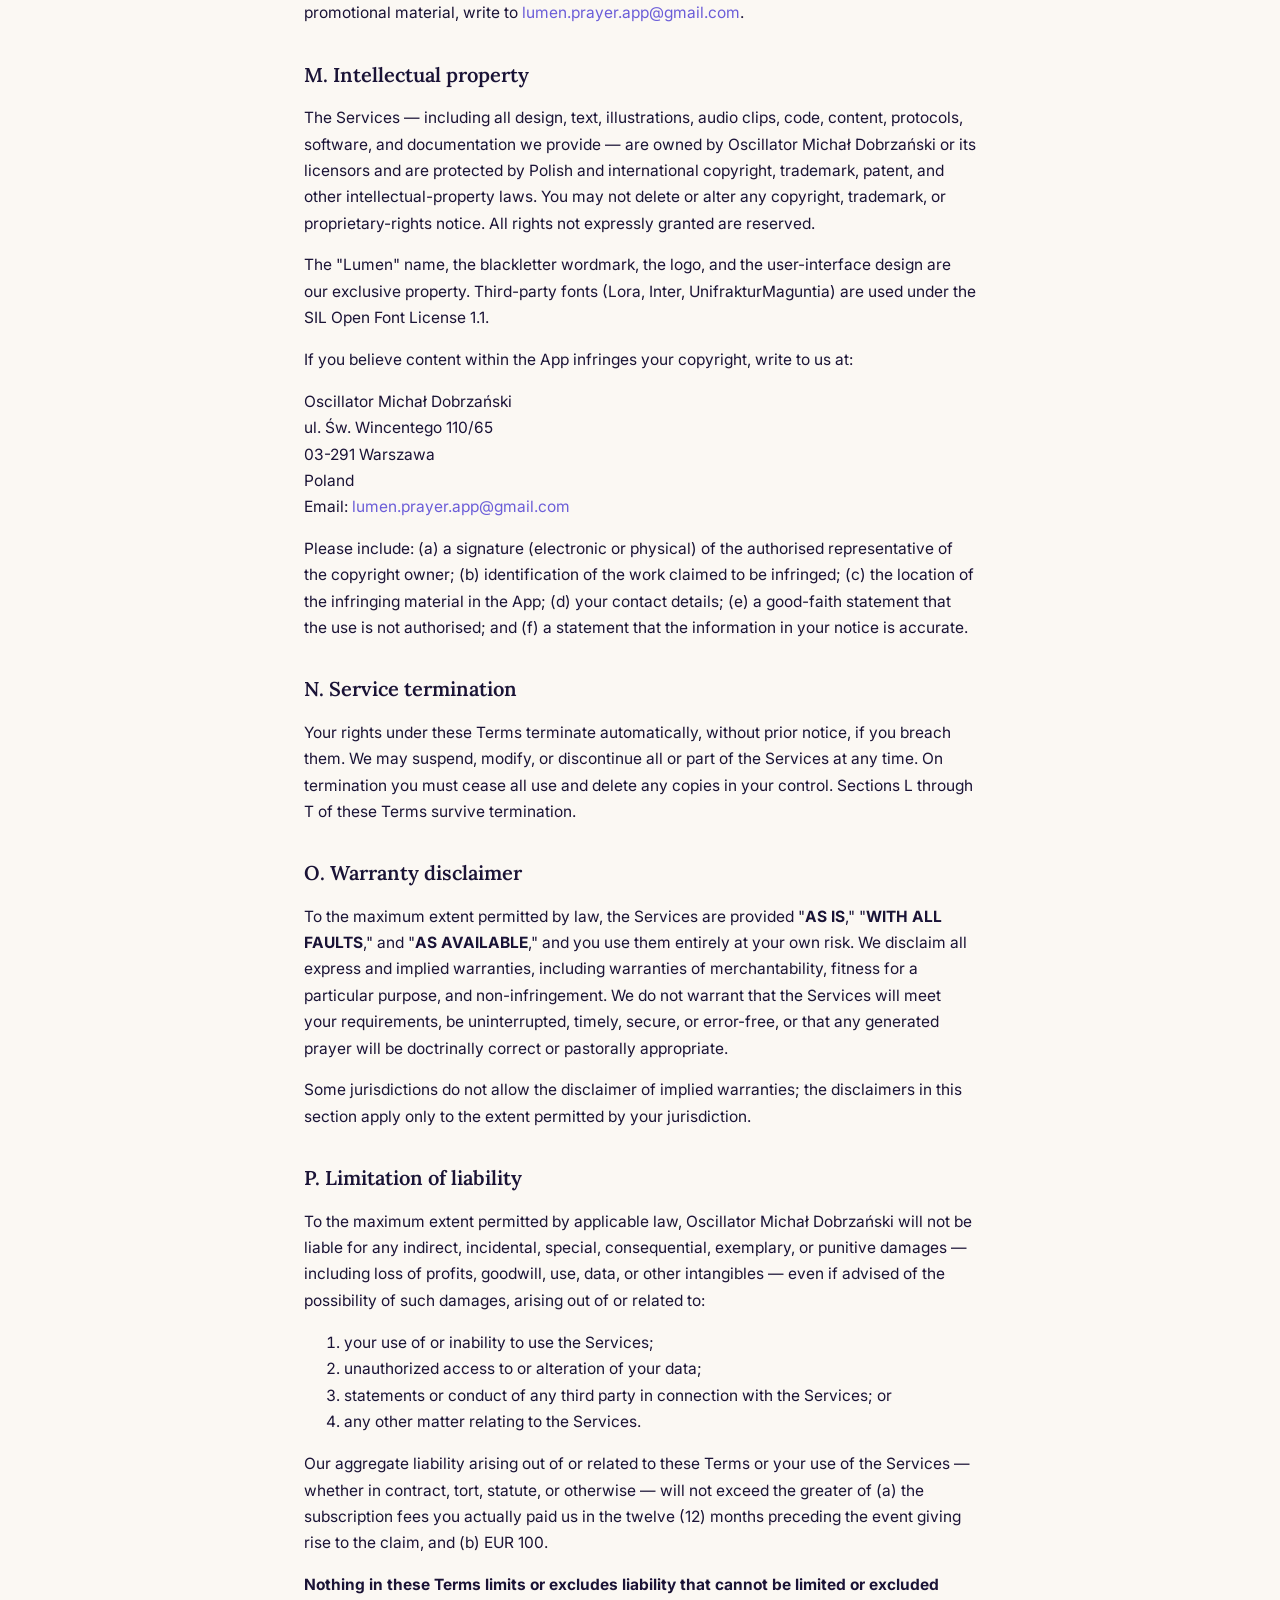
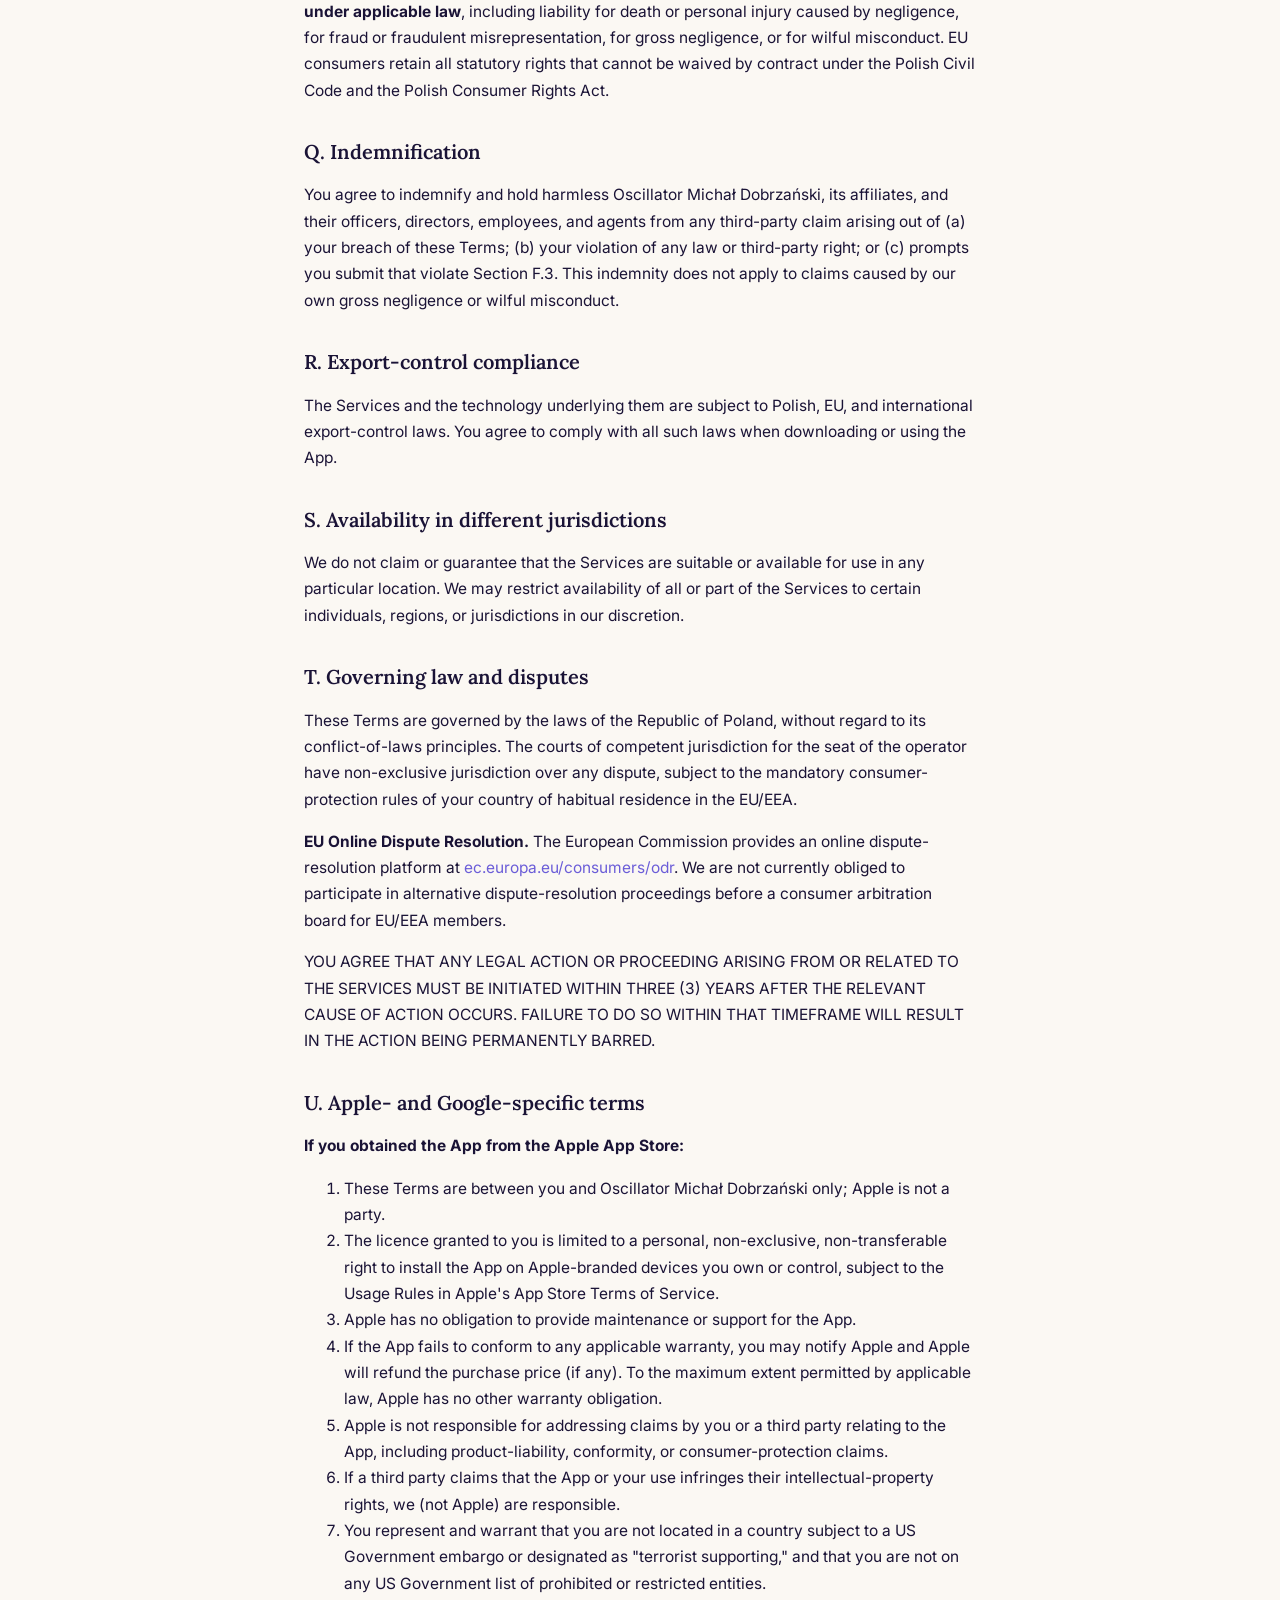
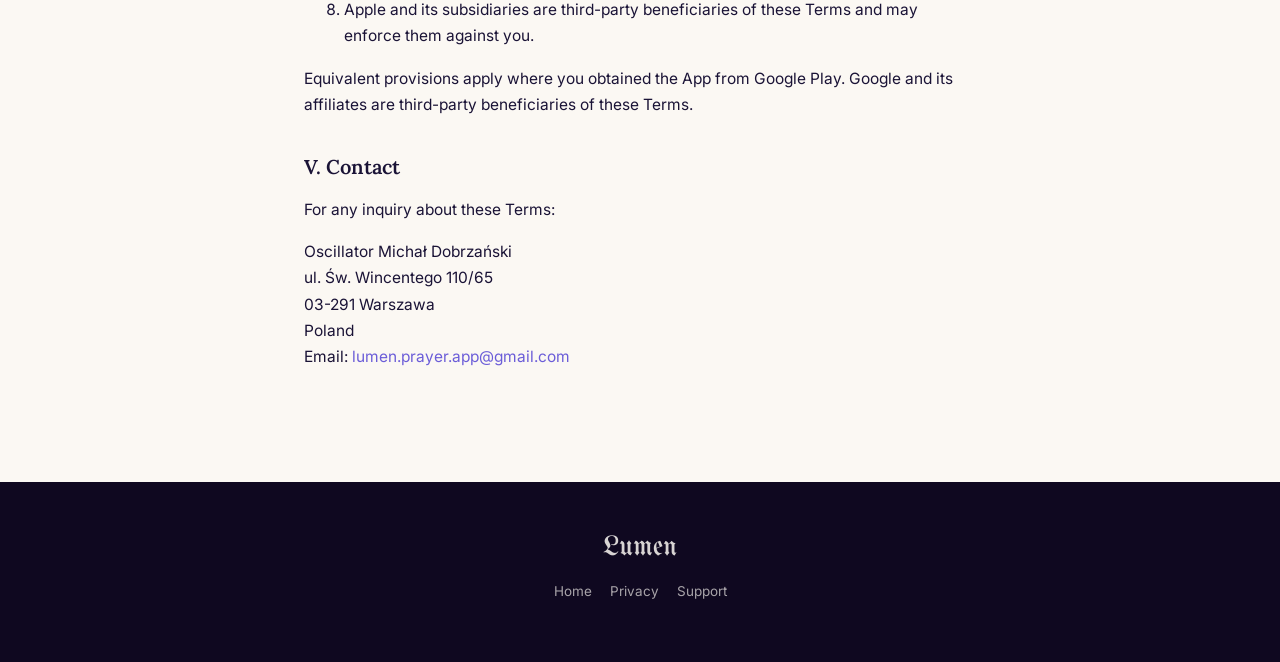
<file: terms.html>
<!doctype html>
<html lang="en">
<head>
<meta charset="utf-8">
<meta name="viewport" content="width=device-width, initial-scale=1">
<title>Terms and Conditions — Lumen</title>
<meta name="description" content="Lumen Terms of Service — your contract with Oscillator Michał Dobrzański. Service description, subscriptions, generated-content disclaimer, liability, governing law.">
<meta name="theme-color" content="#0F0820">
<link rel="icon" href="assets/favicon.svg" type="image/svg+xml">
<link rel="stylesheet" href="https://fonts.googleapis.com/css2?family=Inter:wght@400;500;600&family=Lora:wght@400;500;600&family=UnifrakturMaguntia&display=swap">
<link rel="stylesheet" href="assets/style.css">
</head>
<body>

<article class="longform">
  <a href="./" class="back">← Lumen</a>
  <h1>Lumen — Terms and Conditions</h1>
  <p class="updated"><strong>Last revised:</strong> 23 May 2026.</p>

  <p>The following Terms of Service ("<strong>Terms</strong>") govern your access to and use of the services offered by Oscillator Michał Dobrzański ("<strong>Oscillator Michał Dobrzański</strong>," "<strong>we</strong>," "<strong>us</strong>," "<strong>our</strong>"), including the Lumen mobile application (the "<strong>App</strong>"), the marketing website, email notifications, and any related services (collectively the "<strong>Services</strong>"). These Terms also cover your use of any information, text, audio, or other materials provided through the Services (the "<strong>Content</strong>"). <strong>Please review these Terms carefully before using the Services.</strong></p>

  <hr>

  <h2>Table of contents</h2>
  <ul>
    <li>A. Agreement to Terms</li>
    <li>B. Age eligibility</li>
    <li>C. License grant</li>
    <li>D. Additional rights and restrictions</li>
    <li>E. The Service — what Lumen is and is not</li>
    <li>F. Your prompts and the generated prayers</li>
    <li>G. Crisis-safety treatment</li>
    <li>H. Account registration and credentials</li>
    <li>I. Subscriptions, free trial, billing, refunds</li>
    <li>J. Auto-renewal and recurring fees</li>
    <li>K. Uninstallation</li>
    <li>L. Consent for diagnostic data and reviews</li>
    <li>M. Intellectual property</li>
    <li>N. Service termination</li>
    <li>O. Warranty disclaimer</li>
    <li>P. Limitation of liability</li>
    <li>Q. Indemnification</li>
    <li>R. Export-control compliance</li>
    <li>S. Availability in different jurisdictions</li>
    <li>T. Governing law and disputes</li>
    <li>U. Apple- and Google-specific terms</li>
    <li>V. Contact</li>
  </ul>

  <hr>

  <h2>A. Agreement to Terms</h2>
  <p>These Terms form a binding legal agreement between you and Oscillator Michał Dobrzański. Your use of the Services, including installing or downloading the App, signifies that you (a) consent to these Terms, (b) have the authority and capacity to enter into them, and (c) own or control the device used to access the Services. These Terms also apply to any updates or supplements we provide that are not covered by a separate license. If you do not agree, do not install or use the App.</p>
  <p>We may modify these Terms from time to time. We will notify you of material changes through an in-app message or a notice on the website. Continued use of the Services after a change indicates acceptance. If you disagree with the change, you must stop using the Services.</p>
  <p>Your use of the Services is also governed by our <a href="privacy.html">Privacy Policy</a>, incorporated by reference. Additional payment terms imposed by Apple or Google apply where you obtained the App through their stores.</p>
  <p><strong>Notice to consumers:</strong> The law of the country where you reside may give you rights that supplement these Terms; if any clause of these Terms is unenforceable in your jurisdiction, the remaining clauses remain in force.</p>

  <h2>B. Age eligibility</h2>
  <p>You must be at least 16 years old to install or use Lumen (or 13 where local law lowers the digital-consent threshold). By accepting these Terms you confirm that you meet this requirement and have the legal capacity to enter into a binding contract in your jurisdiction.</p>

  <h2>C. License grant</h2>
  <p>Subject to your compliance with these Terms, Oscillator Michał Dobrzański grants you a limited, personal, non-exclusive, non-transferable, non-sub-licensable, revocable license to install and use the latest generally available version of the App on devices you own or control, for your own legal, personal, non-commercial devotional life. All rights not expressly granted are reserved.</p>

  <h2>D. Additional rights and restrictions</h2>

  <h3>1. Usage limitations</h3>
  <p>You may not rent, sell, lease, sublicense, distribute, assign, or transfer any rights to the Services, nor use the Services for any third party's benefit. Without our written permission you may not make the App available over a network for download or use by multiple individuals. You may not employ robots, scrapers, or any automated process to disrupt the Services or to extract content or the underlying models, prompts, or proprietary infrastructure. You may not modify, reverse-engineer, decompile, disassemble, or otherwise attempt to derive the source code or create derivative works. You may not circumvent the per-tier generation cap (including by creating multiple accounts on the same device or paying instrument). All improvements to the Services remain our property.</p>

  <h3>2. Modifications and updates</h3>
  <p>We may modify or alter features or functions of the Services. When installed, the App routinely communicates with our servers. We may require you to update to a new version of the App as a condition of continued use, and may require you to review and accept updated Terms. Our duty to support older versions ends when an update is released. We are not obliged to provide any future update, supplement, or new version.</p>

  <h3>3. Access requirements</h3>
  <p>You are responsible for providing, at your own cost, the equipment, internet connection, device, and service plan needed to access the App. Mobile-data charges from your carrier may apply. The App may not be available on every device, network, or in every country.</p>

  <h2>E. The Service — what Lumen is and is not</h2>
  <p>Lumen is a personal devotional companion. You submit a short prompt; the App shapes that prompt into a prayer text using an artificial-intelligence language model, then converts the text to streaming audio. The output is generated content created automatically. <strong>It is not:</strong></p>
  <ul>
    <li>pastoral counsel, spiritual direction, or the celebration of a sacrament;</li>
    <li>theological instruction or magisterial teaching;</li>
    <li>psychological, medical, or legal advice;</li>
    <li>a substitute for a priest, a therapist, a doctor, or any other licensed professional.</li>
  </ul>
  <p>You are responsible for how you use the output. If a generated prayer does not sit right with you, skip it, regenerate it, or delete it.</p>

  <h2>F. Your prompts and the generated prayers</h2>

  <h3>1. Ownership</h3>
  <p>You retain ownership of the prompts you submit. You grant us a non-exclusive, royalty-free, worldwide licence to process those prompts strictly to provide the Service to you — i.e. to forward them to our language-model and text-to-speech sub-processors, generate the output, and store the resulting prayer in your library. The licence ends when you delete the prompt or delete your account. We <strong>do not</strong> use your prompts to train AI models.</p>

  <h3>2. Privacy of prompts</h3>
  <p>Prompts and generated prayers are private to you. Lumen does not expose them to other users; there are no public profiles, feeds, or sharing-by-default. If you choose to share a prayer outside the App (e.g. by copy-paste or screenshot), that is your decision and your responsibility.</p>

  <h3>3. Prohibited content</h3>
  <p>You may not submit prompts that:</p>
  <ol>
    <li>are illegal under the laws of the Republic of Poland, the European Union, or your country of residence;</li>
    <li>infringe a third party's intellectual-property rights;</li>
    <li>defame, harass, or invade the privacy of another identifiable person who has not consented;</li>
    <li>seek to extract, mirror, or scrape the underlying model;</li>
    <li>contain malware, viruses, or attempts at prompt-injection against our infrastructure;</li>
    <li>request content the model is contractually restricted from producing.</li>
  </ol>
  <p>We may refuse, stop, or remove generations that violate these rules. Repeat or material breach may result in suspension or termination of access without prior notice.</p>

  <h3>4. Generated-content disclaimer</h3>
  <p>The prayers are produced by an artificial-intelligence language model under contractual restriction from a third-party provider (Anthropic). The output is shaped to reflect the Catholic tradition but may occasionally contain mistakes, theological inaccuracies, awkward phrasing, or content that does not match your situation. We do not warrant that any generated prayer is doctrinally correct or pastorally appropriate. If something genuinely concerning appears in the output, email <a href="mailto:lumen.prayer.app@gmail.com">lumen.prayer.app@gmail.com</a> so we can investigate.</p>

  <h2>G. Crisis-safety treatment</h2>
  <p>If your prompt contains language indicating thoughts of suicide or self-harm, the App <strong>will not produce a prayer</strong>. Instead it surfaces the phone numbers of crisis hotlines for your region (e.g. 988 in the United States, 116 123 in the United Kingdom and Ireland). You acknowledge that the Service is not a substitute for emergency services and that we cannot intervene on your behalf. If you or someone you know is in immediate danger, contact local emergency services (112 in the EU, 911 in the US) or one of the hotlines surfaced by the App.</p>

  <h2>H. Account registration and credentials</h2>
  <p>The App creates an anonymous account on first launch so your library survives a reinstall on the same device. You may optionally link the account to your Apple ID or Google account for cross-device sync. You are responsible for safeguarding the credentials of any linked identity. You must notify us promptly of any unauthorized access. If we reasonably believe your account is compromised, we may suspend or terminate it. We are not liable for losses caused by the misuse of your linked sign-in credentials.</p>

  <h2>I. Subscriptions, free trial, billing, refunds</h2>

  <h3>1. Tiers</h3>
  <ul>
    <li><strong>Free:</strong> up to three (3) prayer generations, lifetime. After that, the App remains usable as a library viewer.</li>
    <li><strong>Standard:</strong> 20 generations per month. USD 9.99 per month or USD 59.99 per year (7-day free trial on the annual plan).</li>
    <li><strong>Pro:</strong> up to 100 generations per month. USD 19.99 per month or USD 119.99 per year (7-day free trial on the annual plan). Pro is <strong>not</strong> unlimited; heavy users may reach the cap.</li>
  </ul>
  <p>Prices may be displayed in your local currency converted by Apple or Google. Local taxes (VAT in the EU) are included where required. We may change subscription prices for future billing periods; you will be notified in-app and through the App Store / Play Store before the change takes effect, and you may cancel before it does.</p>

  <h3>2. Payment processing</h3>
  <p>All purchases are processed by Apple (App Store) or Google (Google Play). We do not store payment card details; we receive only the subscription state from RevenueCat.</p>

  <h3>3. Free trial</h3>
  <p>If a free trial is offered, it converts automatically to a paid subscription at the end of the trial period unless you cancel at least 24 hours before the trial ends. To cancel: iPhone — Settings → [your name] → Subscriptions; Android — Play Store → Subscriptions; manage through the platform that initiated the subscription.</p>

  <h3>4. EU consumer right of withdrawal</h3>
  <p>Under Directive 2011/83/EU on consumer rights and Articles 27–38 of the Polish Consumer Rights Act of 30 May 2014 ("Ustawa o prawach konsumenta"), you normally have 14 days to withdraw from a distance contract. <strong>By starting to use Lumen (in particular by generating your first prayer during the trial), you expressly request that supply of the digital service begin before the withdrawal period expires and acknowledge that, in doing so, you lose your right of withdrawal under Article 38(13) of the Polish Consumer Rights Act / Article 16(m) of Directive 2011/83/EU.</strong> If you do not generate a prayer during the trial, the right of withdrawal is preserved for the full 14 days.</p>

  <h3>5. Refunds</h3>
  <p>Once a billing period starts, refunds are at the discretion of Apple or Google under their respective policies, not ours. To request a refund: App Store users contact Apple Support; Play Store users contact Google Play Support. We will cooperate with refund requests routed to us through Apple or Google.</p>

  <h2>J. Auto-renewal and recurring fees</h2>
  <p>Paid subscriptions auto-renew. Once you complete registration and provide your payment details — or at the end of a free trial that you have not cancelled at least 24 hours in advance — you will be billed for the next subscription period. You hereby authorise ongoing, periodic billing at the then-current subscription rate plus any applicable taxes, until you cancel through the platform's subscription settings. Cancellation takes effect at the end of the current billing period.</p>

  <h2>K. Uninstallation</h2>
  <p>The procedure for uninstalling the App depends on your device. <strong>Uninstalling the App does NOT cancel your paid subscription.</strong> You must cancel through the Apple App Store or Google Play subscription settings as described in Sections I and J.</p>

  <h2>L. Consent for diagnostic data and reviews</h2>
  <p>You consent to our collection of pseudonymised technical data — device model, OS version, app version, crash reports, lifecycle event names — for the purposes set out in our <a href="privacy.html">Privacy Policy</a>. You can opt out under <em>Settings → Privacy</em>.</p>
  <p>If you publicly post a review on an App Store or social channel, your review and your public-facing username may become publicly accessible. If you do not want your review used in promotional material, write to <a href="mailto:lumen.prayer.app@gmail.com">lumen.prayer.app@gmail.com</a>.</p>

  <h2>M. Intellectual property</h2>
  <p>The Services — including all design, text, illustrations, audio clips, code, content, protocols, software, and documentation we provide — are owned by Oscillator Michał Dobrzański or its licensors and are protected by Polish and international copyright, trademark, patent, and other intellectual-property laws. You may not delete or alter any copyright, trademark, or proprietary-rights notice. All rights not expressly granted are reserved.</p>
  <p>The "Lumen" name, the blackletter wordmark, the logo, and the user-interface design are our exclusive property. Third-party fonts (Lora, Inter, UnifrakturMaguntia) are used under the SIL Open Font License 1.1.</p>
  <p>If you believe content within the App infringes your copyright, write to us at:</p>
  <p>Oscillator Michał Dobrzański<br>
  ul. Św. Wincentego 110/65<br>
  03-291 Warszawa<br>
  Poland<br>
  Email: <a href="mailto:lumen.prayer.app@gmail.com">lumen.prayer.app@gmail.com</a></p>
  <p>Please include: (a) a signature (electronic or physical) of the authorised representative of the copyright owner; (b) identification of the work claimed to be infringed; (c) the location of the infringing material in the App; (d) your contact details; (e) a good-faith statement that the use is not authorised; and (f) a statement that the information in your notice is accurate.</p>

  <h2>N. Service termination</h2>
  <p>Your rights under these Terms terminate automatically, without prior notice, if you breach them. We may suspend, modify, or discontinue all or part of the Services at any time. On termination you must cease all use and delete any copies in your control. Sections L through T of these Terms survive termination.</p>

  <h2>O. Warranty disclaimer</h2>
  <p>To the maximum extent permitted by law, the Services are provided "<strong>AS IS</strong>," "<strong>WITH ALL FAULTS</strong>," and "<strong>AS AVAILABLE</strong>," and you use them entirely at your own risk. We disclaim all express and implied warranties, including warranties of merchantability, fitness for a particular purpose, and non-infringement. We do not warrant that the Services will meet your requirements, be uninterrupted, timely, secure, or error-free, or that any generated prayer will be doctrinally correct or pastorally appropriate.</p>
  <p>Some jurisdictions do not allow the disclaimer of implied warranties; the disclaimers in this section apply only to the extent permitted by your jurisdiction.</p>

  <h2>P. Limitation of liability</h2>
  <p>To the maximum extent permitted by applicable law, Oscillator Michał Dobrzański will not be liable for any indirect, incidental, special, consequential, exemplary, or punitive damages — including loss of profits, goodwill, use, data, or other intangibles — even if advised of the possibility of such damages, arising out of or related to:</p>
  <ol>
    <li>your use of or inability to use the Services;</li>
    <li>unauthorized access to or alteration of your data;</li>
    <li>statements or conduct of any third party in connection with the Services; or</li>
    <li>any other matter relating to the Services.</li>
  </ol>
  <p>Our aggregate liability arising out of or related to these Terms or your use of the Services — whether in contract, tort, statute, or otherwise — will not exceed the greater of (a) the subscription fees you actually paid us in the twelve (12) months preceding the event giving rise to the claim, and (b) EUR 100.</p>
  <p><strong>Nothing in these Terms limits or excludes liability that cannot be limited or excluded under applicable law</strong>, including liability for death or personal injury caused by negligence, for fraud or fraudulent misrepresentation, for gross negligence, or for wilful misconduct. EU consumers retain all statutory rights that cannot be waived by contract under the Polish Civil Code and the Polish Consumer Rights Act.</p>

  <h2>Q. Indemnification</h2>
  <p>You agree to indemnify and hold harmless Oscillator Michał Dobrzański, its affiliates, and their officers, directors, employees, and agents from any third-party claim arising out of (a) your breach of these Terms; (b) your violation of any law or third-party right; or (c) prompts you submit that violate Section F.3. This indemnity does not apply to claims caused by our own gross negligence or wilful misconduct.</p>

  <h2>R. Export-control compliance</h2>
  <p>The Services and the technology underlying them are subject to Polish, EU, and international export-control laws. You agree to comply with all such laws when downloading or using the App.</p>

  <h2>S. Availability in different jurisdictions</h2>
  <p>We do not claim or guarantee that the Services are suitable or available for use in any particular location. We may restrict availability of all or part of the Services to certain individuals, regions, or jurisdictions in our discretion.</p>

  <h2>T. Governing law and disputes</h2>
  <p>These Terms are governed by the laws of the Republic of Poland, without regard to its conflict-of-laws principles. The courts of competent jurisdiction for the seat of the operator have non-exclusive jurisdiction over any dispute, subject to the mandatory consumer-protection rules of your country of habitual residence in the EU/EEA.</p>
  <p><strong>EU Online Dispute Resolution.</strong> The European Commission provides an online dispute-resolution platform at <a href="https://ec.europa.eu/consumers/odr" target="_blank" rel="noopener">ec.europa.eu/consumers/odr</a>. We are not currently obliged to participate in alternative dispute-resolution proceedings before a consumer arbitration board for EU/EEA members.</p>
  <p>YOU AGREE THAT ANY LEGAL ACTION OR PROCEEDING ARISING FROM OR RELATED TO THE SERVICES MUST BE INITIATED WITHIN THREE (3) YEARS AFTER THE RELEVANT CAUSE OF ACTION OCCURS. FAILURE TO DO SO WITHIN THAT TIMEFRAME WILL RESULT IN THE ACTION BEING PERMANENTLY BARRED.</p>

  <h2>U. Apple- and Google-specific terms</h2>
  <p><strong>If you obtained the App from the Apple App Store:</strong></p>
  <ol>
    <li>These Terms are between you and Oscillator Michał Dobrzański only; Apple is not a party.</li>
    <li>The licence granted to you is limited to a personal, non-exclusive, non-transferable right to install the App on Apple-branded devices you own or control, subject to the Usage Rules in Apple's App Store Terms of Service.</li>
    <li>Apple has no obligation to provide maintenance or support for the App.</li>
    <li>If the App fails to conform to any applicable warranty, you may notify Apple and Apple will refund the purchase price (if any). To the maximum extent permitted by applicable law, Apple has no other warranty obligation.</li>
    <li>Apple is not responsible for addressing claims by you or a third party relating to the App, including product-liability, conformity, or consumer-protection claims.</li>
    <li>If a third party claims that the App or your use infringes their intellectual-property rights, we (not Apple) are responsible.</li>
    <li>You represent and warrant that you are not located in a country subject to a US Government embargo or designated as "terrorist supporting," and that you are not on any US Government list of prohibited or restricted entities.</li>
    <li>Apple and its subsidiaries are third-party beneficiaries of these Terms and may enforce them against you.</li>
  </ol>
  <p>Equivalent provisions apply where you obtained the App from Google Play. Google and its affiliates are third-party beneficiaries of these Terms.</p>

  <h2>V. Contact</h2>
  <p>For any inquiry about these Terms:</p>
  <p>Oscillator Michał Dobrzański<br>
  ul. Św. Wincentego 110/65<br>
  03-291 Warszawa<br>
  Poland<br>
  Email: <a href="mailto:lumen.prayer.app@gmail.com">lumen.prayer.app@gmail.com</a></p>
</article>

<footer>
  <span class="word-mini">Lumen</span>
  <nav>
    <a href="./">Home</a>
    <a href="privacy.html">Privacy</a>
    <a href="support.html">Support</a>
  </nav>
</footer>

</body>
</html>
</file>
<file: assets/style.css>
/* Pray — single-product landing styles.
   Mirrors the in-app theme: violet primary, parchment cream, Lora
   serif for headings, Inter for body. */

:root {
  --violet: #6B5DD8;
  --violet-deep: #3C1E6E;
  --indigo: #180E38;
  --indigo-deeper: #0F0820;
  --cream: #FBF8F3;
  --cream-soft: #F3EFE7;
  --ink: #1A1336;
  --ink-soft: #5B5070;
  --gold: #C9A961;
  --line: rgba(26, 19, 54, 0.08);

  --font-display: 'Lora', 'Iowan Old Style', Georgia, serif;
  --font-body: 'Inter', -apple-system, BlinkMacSystemFont,
               'Segoe UI', Roboto, sans-serif;
  --font-blackletter: 'UnifrakturMaguntia', 'Old English Text MT', serif;

  --max-w: 920px;
  --r-md: 14px;
}

* { box-sizing: border-box; }
html, body { margin: 0; padding: 0; }

body {
  font-family: var(--font-body);
  color: var(--ink);
  background: var(--cream);
  line-height: 1.55;
  -webkit-font-smoothing: antialiased;
  font-feature-settings: 'kern' 1, 'liga' 1;
}

a {
  color: var(--violet);
  text-decoration: none;
  border-bottom: 1px solid transparent;
  transition: border-color 120ms ease;
}
a:hover { border-bottom-color: currentColor; }

.container {
  max-width: var(--max-w);
  margin: 0 auto;
  padding: 0 24px;
}

/* --- Hero --- */
.hero {
  background:
    radial-gradient(circle at 50% 35%, rgba(107, 93, 216, 0.85), transparent 60%),
    linear-gradient(180deg, var(--indigo) 0%, var(--indigo-deeper) 100%);
  color: var(--cream);
  padding: 96px 24px 80px;
  text-align: center;
  position: relative;
  overflow: hidden;
}
.hero nav {
  position: absolute;
  top: 24px; left: 0; right: 0;
  display: flex;
  justify-content: center;
  gap: 28px;
  font-size: 14px;
  font-weight: 500;
  letter-spacing: 0.4px;
}
.hero nav a {
  color: rgba(251, 248, 243, 0.7);
  border: none;
}
.hero nav a:hover { color: var(--cream); }

.wordmark {
  font-family: var(--font-blackletter);
  font-size: clamp(72px, 12vw, 128px);
  line-height: 1;
  letter-spacing: 1px;
  color: var(--cream);
  margin: 24px 0 12px;
}

.hero h1 {
  font-family: var(--font-display);
  font-size: clamp(28px, 4.4vw, 44px);
  font-weight: 500;
  line-height: 1.18;
  letter-spacing: -0.4px;
  margin: 12px auto 16px;
  max-width: 18ch;
  color: var(--cream);
}

.hero p.lead {
  font-size: clamp(16px, 2.1vw, 19px);
  line-height: 1.55;
  max-width: 30ch;
  margin: 0 auto 36px;
  color: rgba(251, 248, 243, 0.78);
}

.cta-row {
  display: flex;
  gap: 12px;
  justify-content: center;
  flex-wrap: wrap;
}
.cta {
  display: inline-flex;
  align-items: center;
  gap: 8px;
  background: var(--cream);
  color: var(--indigo-deeper);
  padding: 12px 22px;
  border-radius: 999px;
  font-weight: 600;
  font-size: 15px;
  border: none;
}
.cta.outline {
  background: transparent;
  color: var(--cream);
  border: 1px solid rgba(251, 248, 243, 0.4);
}

/* --- Sections --- */
section { padding: 88px 24px; }
section h2 {
  font-family: var(--font-display);
  font-size: clamp(26px, 3.4vw, 36px);
  font-weight: 500;
  letter-spacing: -0.3px;
  line-height: 1.2;
  margin: 0 auto 12px;
  text-align: center;
  max-width: 22ch;
}
section .sub {
  text-align: center;
  color: var(--ink-soft);
  max-width: 50ch;
  margin: 0 auto 56px;
  font-size: 16px;
}

.steps,
.why-grid,
.pricing-grid {
  display: grid;
  gap: 20px;
  max-width: var(--max-w);
  margin: 0 auto;
}
.steps { grid-template-columns: repeat(auto-fit, minmax(220px, 1fr)); }
.why-grid { grid-template-columns: repeat(auto-fit, minmax(260px, 1fr)); }
.pricing-grid { grid-template-columns: repeat(auto-fit, minmax(260px, 1fr)); }

.step, .why-card, .tier {
  background: white;
  border-radius: var(--r-md);
  padding: 28px;
  border: 1px solid var(--line);
}
.tier { padding: 32px; display: flex; flex-direction: column; }
.step .num {
  font-family: var(--font-display);
  font-size: 36px;
  font-weight: 500;
  color: var(--violet);
  line-height: 1;
  margin-bottom: 12px;
}
.step h3, .why-card h3 {
  font-family: var(--font-display);
  font-size: 18px;
  font-weight: 600;
  margin: 0 0 8px;
}
.step p, .why-card p {
  margin: 0;
  color: var(--ink-soft);
  font-size: 14.5px;
  line-height: 1.55;
}

.why { background: var(--cream-soft); }
.why-card { background: var(--cream); }

.tier.featured { border: 2px solid var(--violet); position: relative; }
.tier.featured::before {
  content: 'Most popular';
  position: absolute;
  top: -12px;
  left: 50%;
  transform: translateX(-50%);
  background: var(--violet);
  color: var(--cream);
  font-size: 11px;
  letter-spacing: 1px;
  font-weight: 600;
  padding: 4px 12px;
  border-radius: 999px;
  text-transform: uppercase;
}
.tier h3 {
  font-family: var(--font-display);
  font-size: 22px;
  font-weight: 500;
  margin: 0 0 6px;
}
.tier .price {
  font-family: var(--font-display);
  font-size: 32px;
  font-weight: 500;
  margin: 0 0 8px;
}
.tier .price small { font-size: 14px; color: var(--ink-soft); font-weight: 400; }
.tier ul {
  list-style: none;
  padding: 0;
  margin: 12px 0 0;
  font-size: 14.5px;
  color: var(--ink-soft);
}
.tier ul li {
  padding: 6px 0;
  border-bottom: 1px solid var(--line);
}
.tier ul li:last-child { border-bottom: none; }

footer {
  background: var(--indigo-deeper);
  color: rgba(251, 248, 243, 0.6);
  text-align: center;
  padding: 44px 24px;
  font-size: 13.5px;
}
footer .word-mini {
  font-family: var(--font-blackletter);
  font-size: 28px;
  color: rgba(251, 248, 243, 0.85);
  display: block;
  margin-bottom: 12px;
}
footer nav {
  display: flex;
  justify-content: center;
  gap: 18px;
  flex-wrap: wrap;
  margin-bottom: 16px;
}
footer nav a {
  color: rgba(251, 248, 243, 0.65);
  border: none;
}
footer nav a:hover { color: var(--cream); }

/* Long-form pages */
.longform { max-width: 720px; margin: 0 auto; padding: 80px 24px 96px; }
.longform h1 {
  font-family: var(--font-display);
  font-size: clamp(28px, 4vw, 40px);
  font-weight: 500;
  letter-spacing: -0.3px;
  margin: 0 0 8px;
}
.longform .updated { color: var(--ink-soft); font-size: 14px; margin: 0 0 40px; }
.longform h2 {
  font-family: var(--font-display);
  font-size: 20px;
  font-weight: 600;
  margin: 32px 0 8px;
}
.longform p, .longform li {
  font-size: 15.5px;
  line-height: 1.7;
  color: var(--ink);
}
.longform ul { padding-left: 22px; }
.longform .back { display: inline-block; margin-bottom: 24px; font-size: 14px; color: var(--ink-soft); }

@media (prefers-color-scheme: dark) {
  body { background: var(--indigo-deeper); color: var(--cream); }
  .why { background: var(--indigo); }
  .why-card, .tier, .step { background: rgba(251, 248, 243, 0.04); border-color: rgba(251, 248, 243, 0.12); }
  .why-card p, .step p, .tier ul { color: rgba(251, 248, 243, 0.7); }
  .tier ul li { border-color: rgba(251, 248, 243, 0.08); }
  .longform { color: var(--cream); }
  .longform .updated { color: rgba(251, 248, 243, 0.6); }
  .longform h1, .longform h2 { color: var(--cream); }
  .longform p, .longform li { color: rgba(251, 248, 243, 0.8); }
  .longform a { color: #9B8FD1; }
}
</file>
